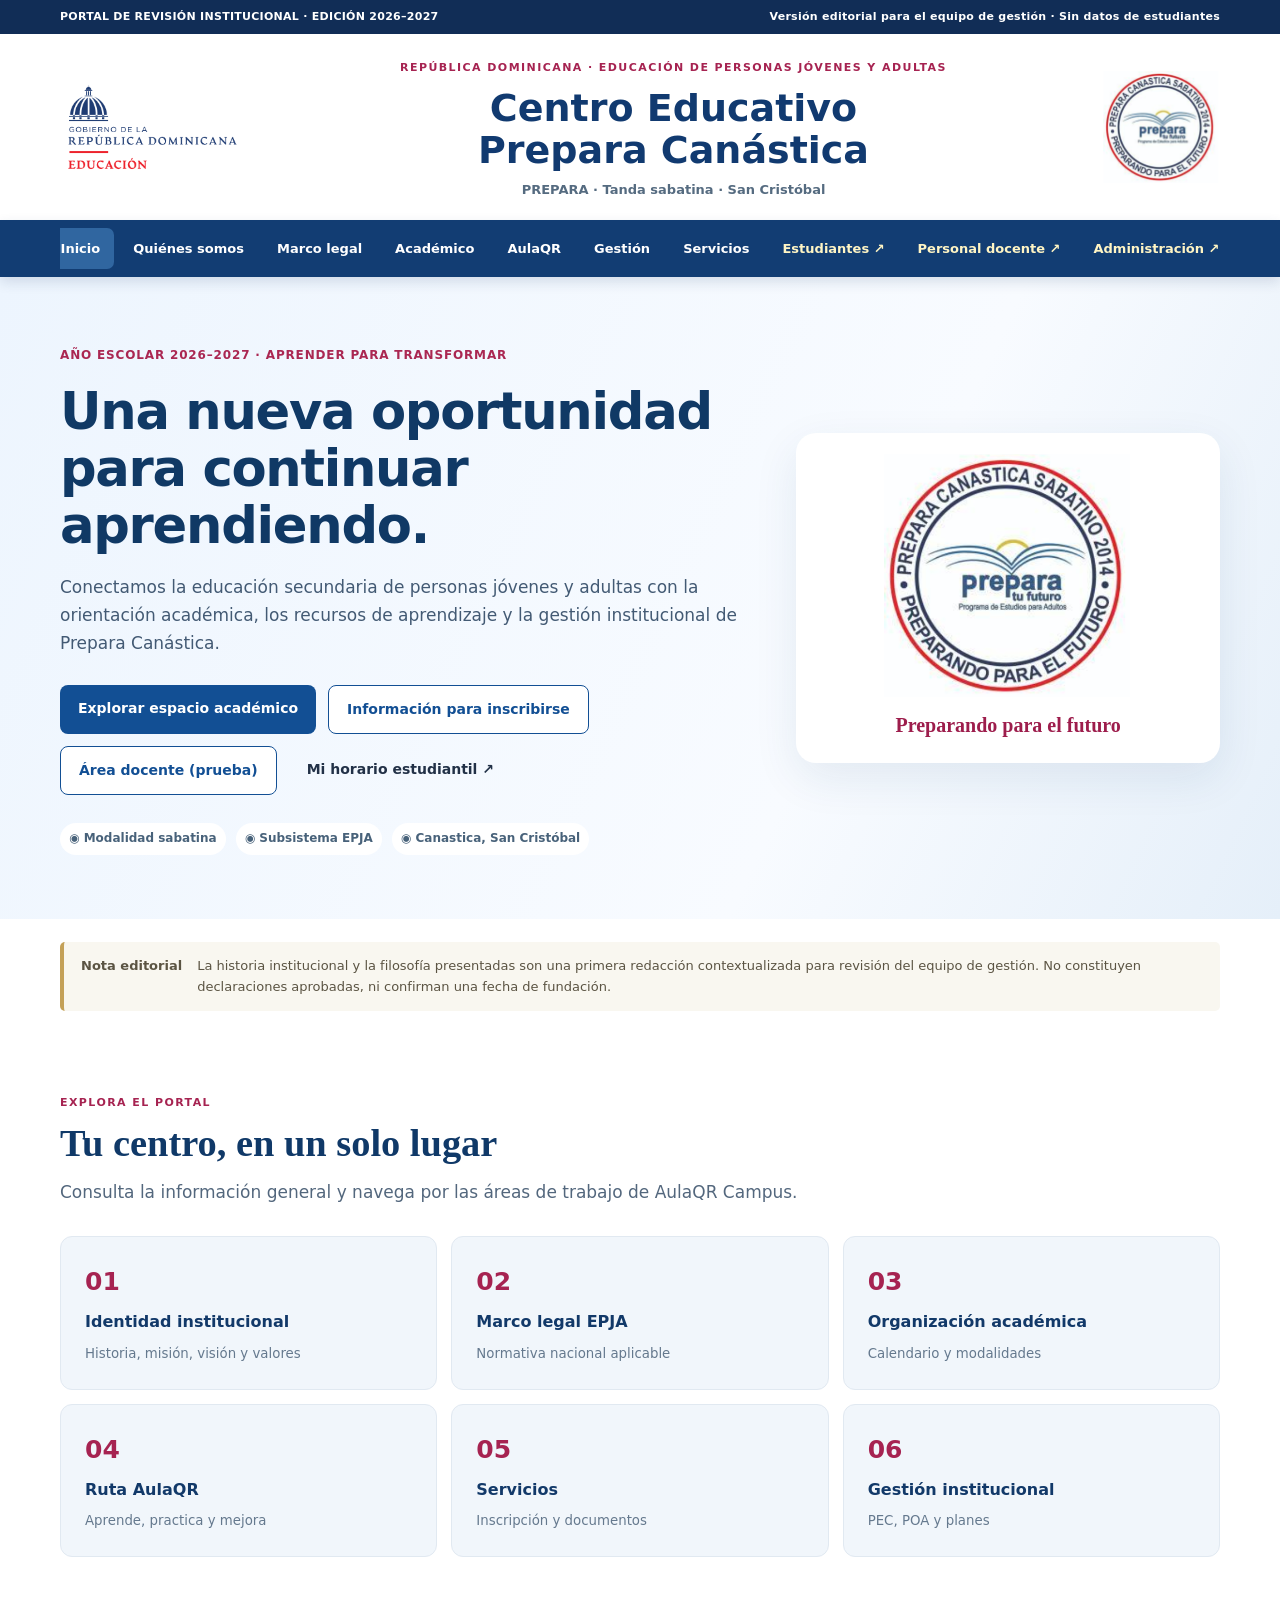
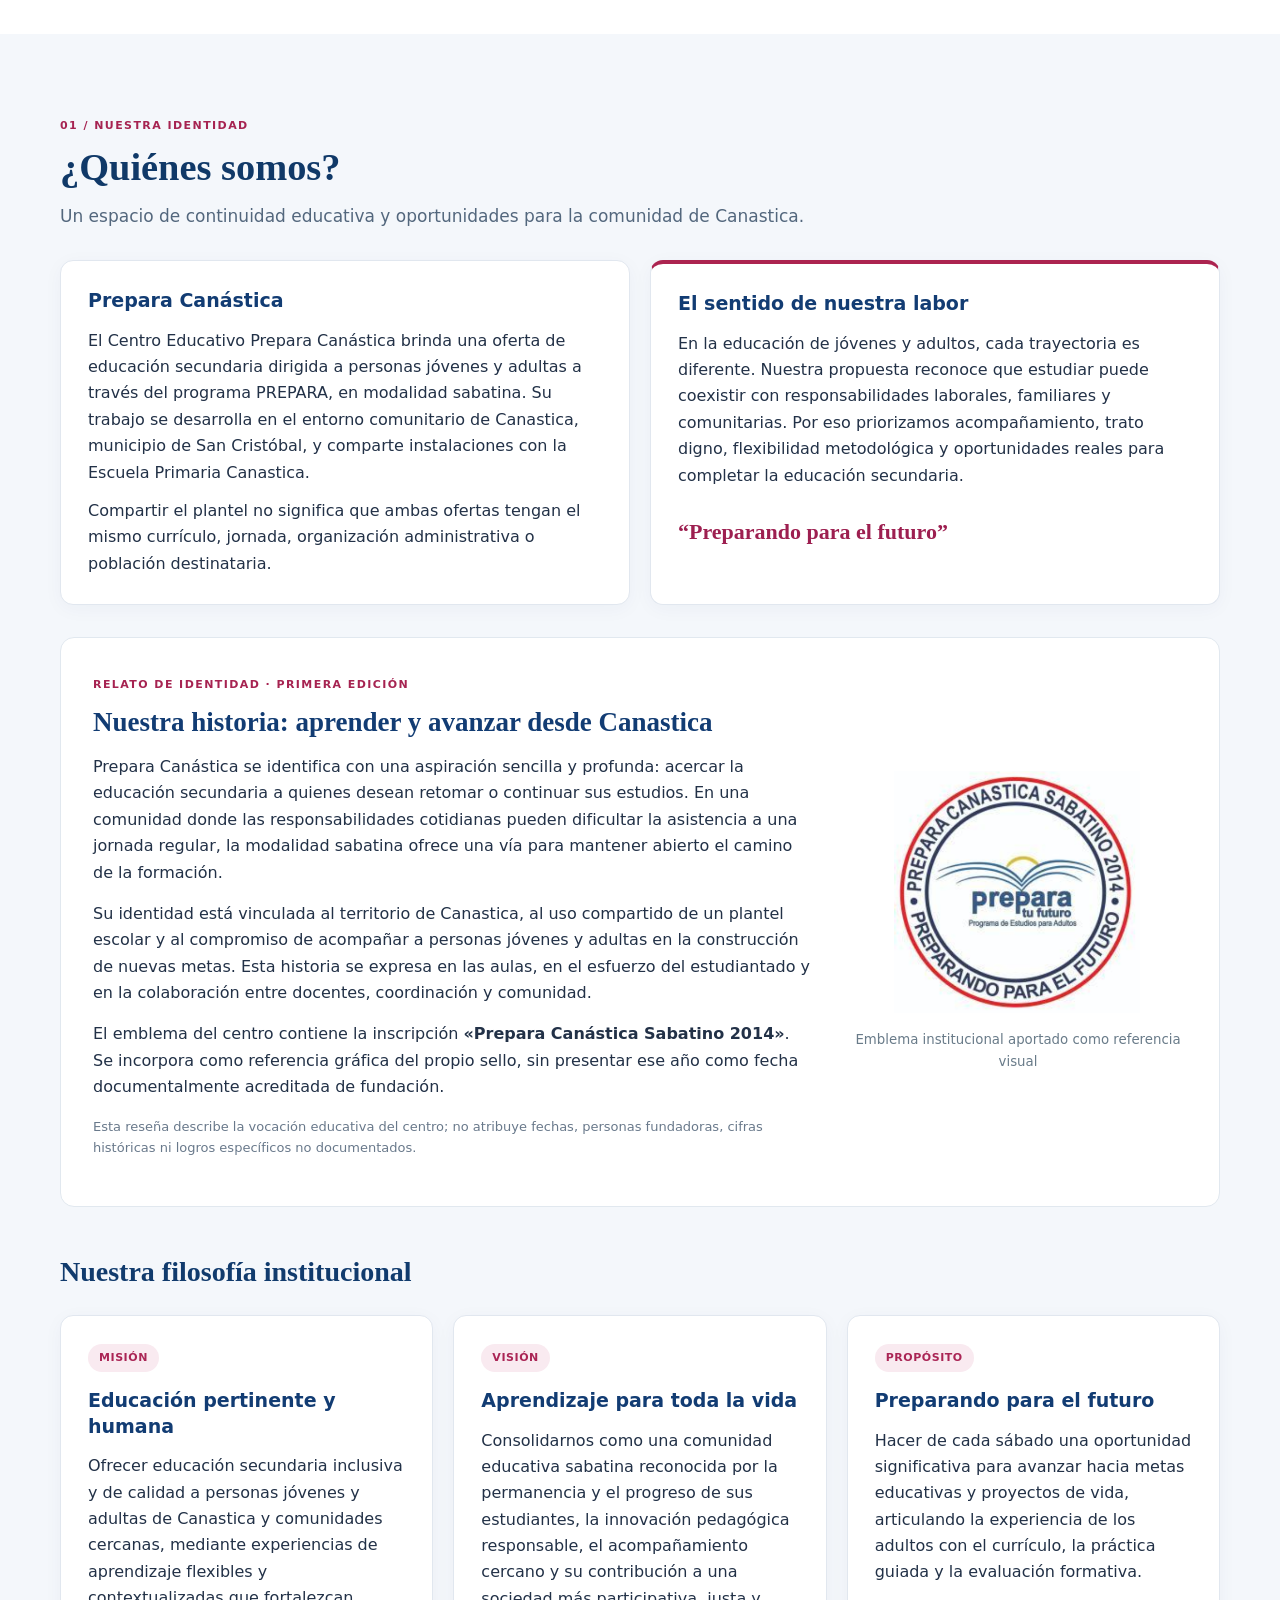
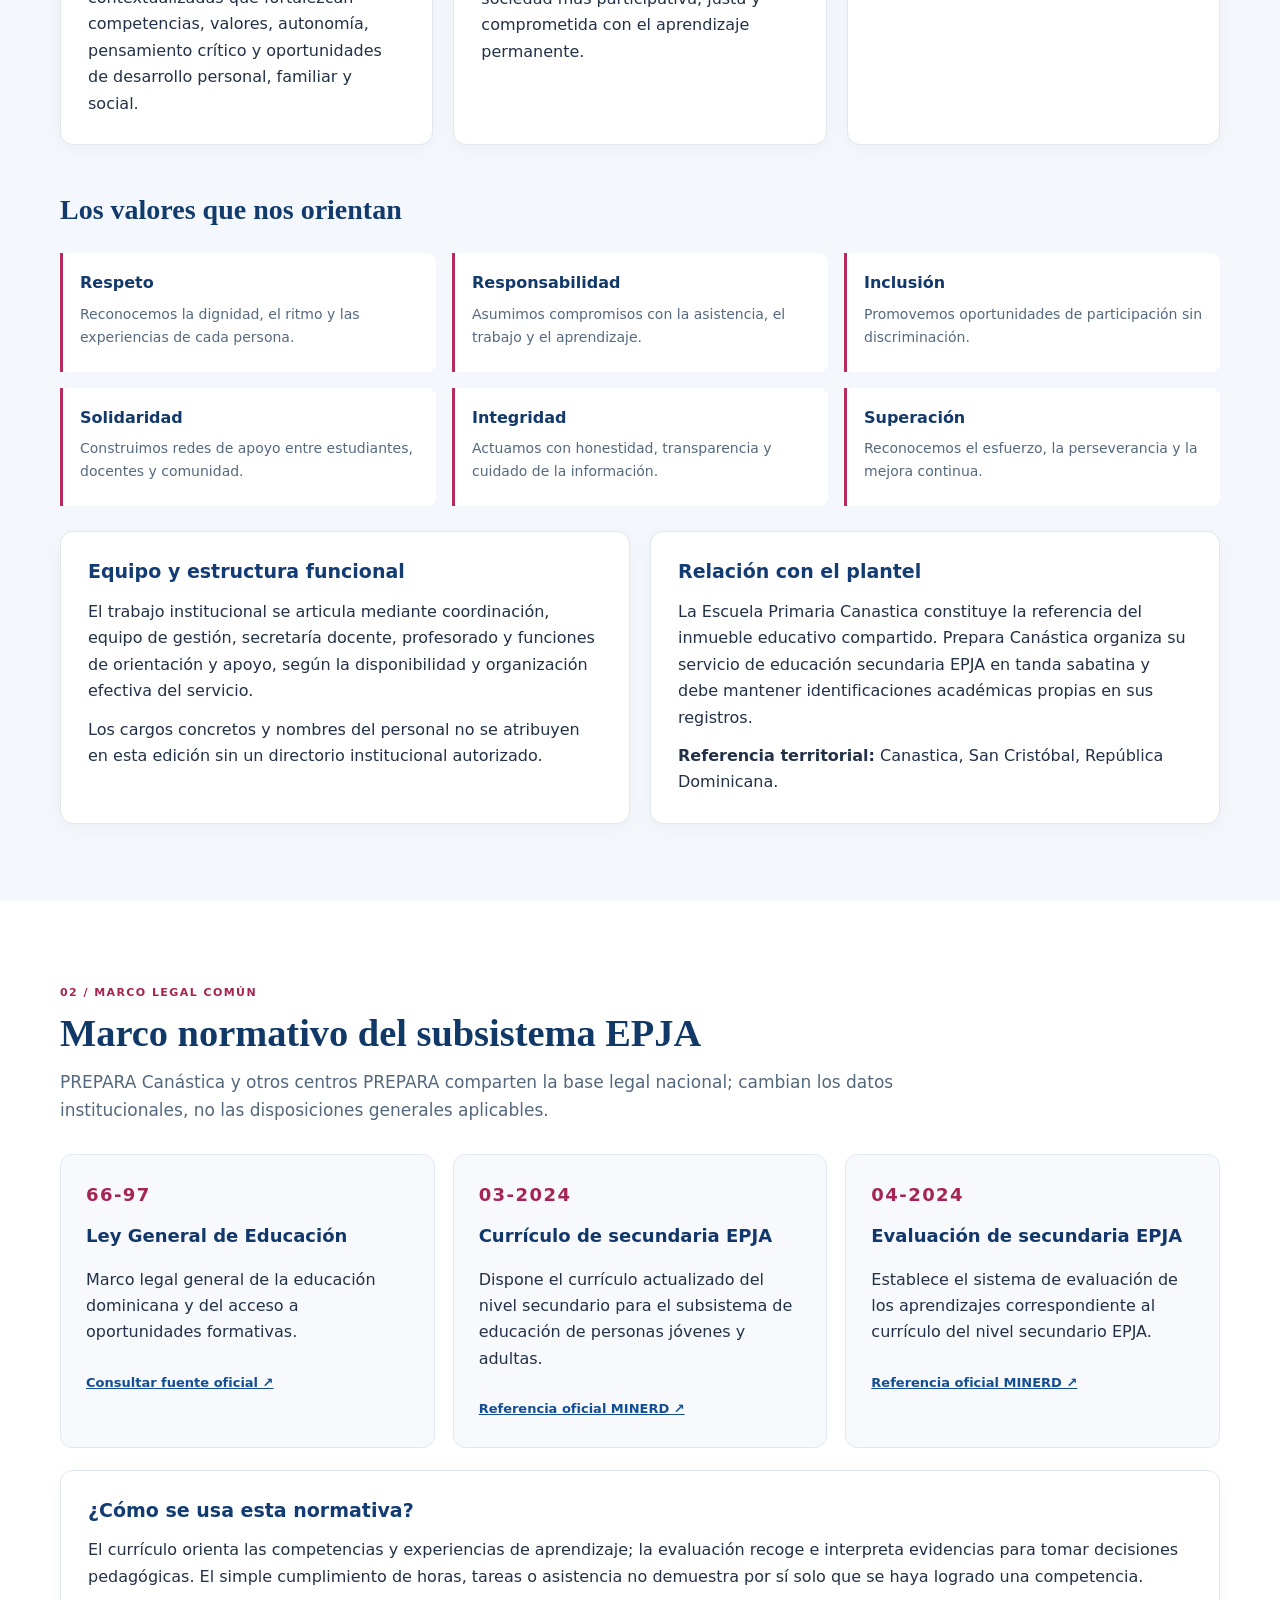
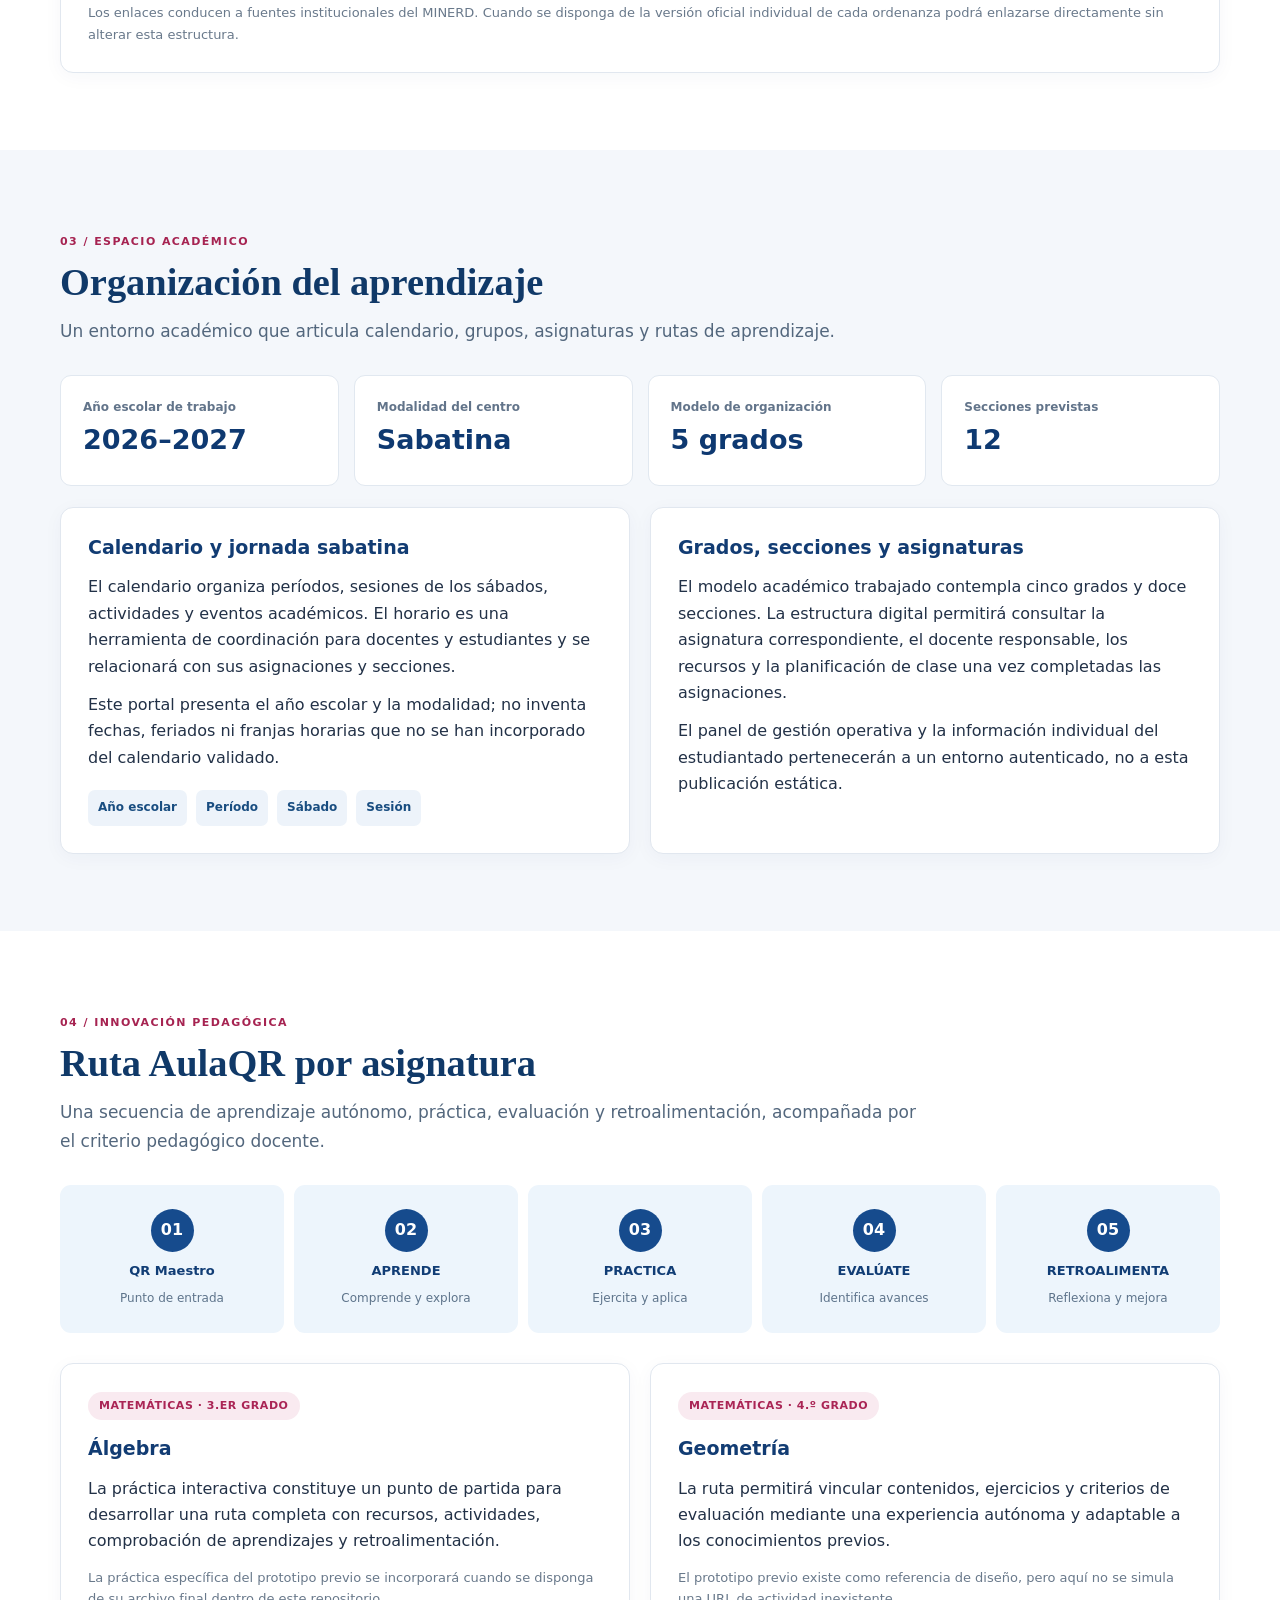
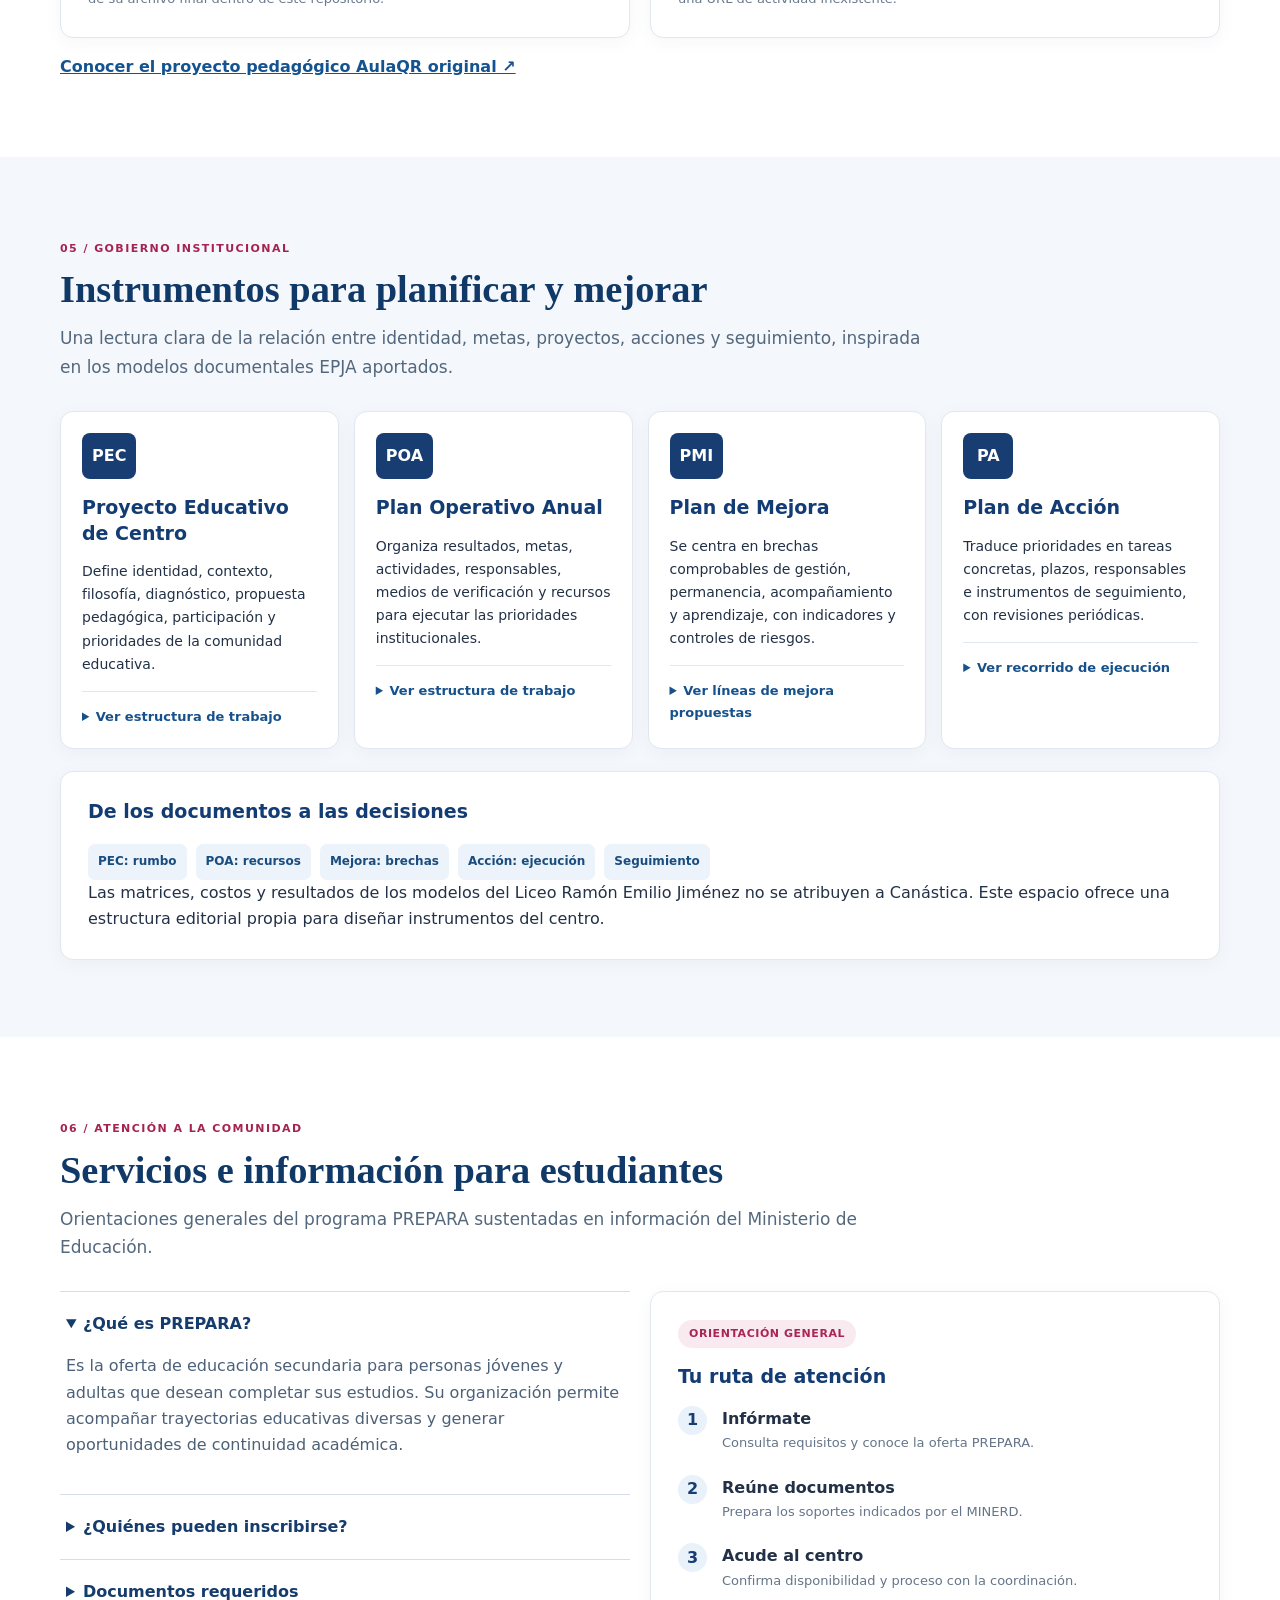
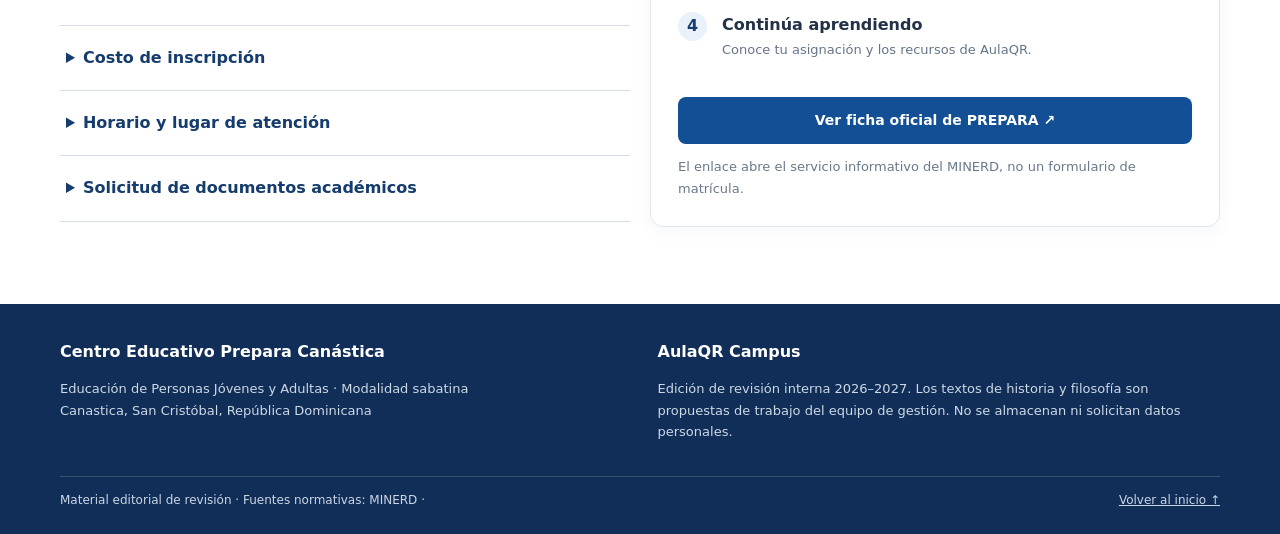
<file: index.html>
<!doctype html><html lang="es"><head><meta charset="utf-8"><meta name="viewport" content="width=device-width,initial-scale=1"><meta name="theme-color" content="#173966"><meta name="description" content="Portal del Centro Educativo Prepara Canástica. Educación secundaria de personas jóvenes y adultas, modalidad sabatina, San Cristóbal."><title>Centro Educativo Prepara Canástica | AulaQR Campus</title><link rel="stylesheet" href="assets/styles.css"></head><body>
<a class="skip" href="#principal">Saltar al contenido</a>
<div class="notice"><span>PORTAL DE REVISIÓN INSTITUCIONAL · EDICIÓN 2026–2027</span><span>Versión editorial para el equipo de gestión · Sin datos de estudiantes</span></div>
<header class="masthead"><div class="brand wrap"><img class="minerd" src="assets/minerd.png" alt="Logotipo del Ministerio de Educación"><div class="brandcenter"><span class="kicker">República Dominicana · Educación de Personas Jóvenes y Adultas</span><h1>Centro Educativo<br>Prepara Canástica</h1><p>PREPARA · Tanda sabatina · San Cristóbal</p></div><img class="seal" src="assets/logo-canastica.png" alt="Emblema Prepara Canástica Sabatino"></div></header>
<nav class="nav" aria-label="Navegación principal"><div class="navinner wrap"><a href="#inicio">Inicio</a><a href="#nosotros">Quiénes somos</a><a href="#normativa">Marco legal</a><a href="#academico">Académico</a><a href="#aulaqr">AulaQR</a><a href="#gestion">Gestión</a><a href="#servicios">Servicios</a><a href="estudiantes/" class="docente-nav">Estudiantes ↗</a><a href="personal-docente/" class="docente-nav">Personal docente ↗</a><a href="administracion/" class="docente-nav">Administración ↗</a></div></nav>
<main id="principal">
<section id="inicio" class="hero"><div class="wrap hero-grid"><div><span class="eyebrow">Año escolar 2026–2027 · Aprender para transformar</span><h2>Una nueva oportunidad para continuar aprendiendo.</h2><p>Conectamos la educación secundaria de personas jóvenes y adultas con la orientación académica, los recursos de aprendizaje y la gestión institucional de Prepara Canástica.</p><div class="buttons"><a class="btn solid" href="#academico">Explorar espacio académico</a><a class="btn line" href="#servicios">Información para inscribirse</a><a class="btn line" href="personal-docente/">Área docente (prueba)</a><a class="btn outline" href="estudiantes/">Mi horario estudiantil ↗</a></div><div class="herofacts"><span>◉ Modalidad sabatina</span><span>◉ Subsistema EPJA</span><span>◉ Canastica, San Cristóbal</span></div></div><div class="herofigure"><img src="assets/logo-canastica.png" alt="Sello de Prepara Canástica con el lema Preparando para el futuro"><span>Preparando para el futuro</span></div></div></section>
<div class="editor-note wrap"><strong>Nota editorial</strong><span>La historia institucional y la filosofía presentadas son una primera redacción contextualizada para revisión del equipo de gestión. No constituyen declaraciones aprobadas, ni confirman una fecha de fundación.</span></div>
<section class="wrap section" aria-labelledby="atajos"><div class="section-title"><span class="kicker">Explora el portal</span><h2 id="atajos">Tu centro, en un solo lugar</h2><p>Consulta la información general y navega por las áreas de trabajo de AulaQR Campus.</p></div><div class="quick"><a href="#nosotros"><span>01</span><b>Identidad institucional</b><small>Historia, misión, visión y valores</small></a><a href="#normativa"><span>02</span><b>Marco legal EPJA</b><small>Normativa nacional aplicable</small></a><a href="#academico"><span>03</span><b>Organización académica</b><small>Calendario y modalidades</small></a><a href="#aulaqr"><span>04</span><b>Ruta AulaQR</b><small>Aprende, practica y mejora</small></a><a href="#servicios"><span>05</span><b>Servicios</b><small>Inscripción y documentos</small></a><a href="#gestion"><span>06</span><b>Gestión institucional</b><small>PEC, POA y planes</small></a></div></section>
<section class="shade" id="nosotros"><div class="wrap section"><div class="section-title"><span class="kicker">01 / Nuestra identidad</span><h2>¿Quiénes somos?</h2><p>Un espacio de continuidad educativa y oportunidades para la comunidad de Canastica.</p></div><div class="two"><article class="panel"><h3>Prepara Canástica</h3><p>El Centro Educativo Prepara Canástica brinda una oferta de educación secundaria dirigida a personas jóvenes y adultas a través del programa PREPARA, en modalidad sabatina. Su trabajo se desarrolla en el entorno comunitario de Canastica, municipio de San Cristóbal, y comparte instalaciones con la Escuela Primaria Canastica.</p><p>Compartir el plantel no significa que ambas ofertas tengan el mismo currículo, jornada, organización administrativa o población destinataria.</p></article><article class="panel accent"><h3>El sentido de nuestra labor</h3><p>En la educación de jóvenes y adultos, cada trayectoria es diferente. Nuestra propuesta reconoce que estudiar puede coexistir con responsabilidades laborales, familiares y comunitarias. Por eso priorizamos acompañamiento, trato digno, flexibilidad metodológica y oportunidades reales para completar la educación secundaria.</p><div class="quotation">“Preparando para el futuro”</div></article></div>
<div class="story"><div><span class="kicker">Relato de identidad · primera edición</span><h3>Nuestra historia: aprender y avanzar desde Canastica</h3><p>Prepara Canástica se identifica con una aspiración sencilla y profunda: acercar la educación secundaria a quienes desean retomar o continuar sus estudios. En una comunidad donde las responsabilidades cotidianas pueden dificultar la asistencia a una jornada regular, la modalidad sabatina ofrece una vía para mantener abierto el camino de la formación.</p><p>Su identidad está vinculada al territorio de Canastica, al uso compartido de un plantel escolar y al compromiso de acompañar a personas jóvenes y adultas en la construcción de nuevas metas. Esta historia se expresa en las aulas, en el esfuerzo del estudiantado y en la colaboración entre docentes, coordinación y comunidad.</p><p>El emblema del centro contiene la inscripción <strong>«Prepara Canástica Sabatino 2014»</strong>. Se incorpora como referencia gráfica del propio sello, sin presentar ese año como fecha documentalmente acreditada de fundación.</p><p class="softtext">Esta reseña describe la vocación educativa del centro; no atribuye fechas, personas fundadoras, cifras históricas ni logros específicos no documentados.</p></div><div class="sealbox"><img src="assets/logo-canastica.png" alt="Emblema de Prepara Canástica"><small>Emblema institucional aportado como referencia visual</small></div></div>
<h3 class="subheading">Nuestra filosofía institucional</h3><div class="three"><article class="panel"><span class="tag">Misión</span><h3>Educación pertinente y humana</h3><p>Ofrecer educación secundaria inclusiva y de calidad a personas jóvenes y adultas de Canastica y comunidades cercanas, mediante experiencias de aprendizaje flexibles y contextualizadas que fortalezcan competencias, valores, autonomía, pensamiento crítico y oportunidades de desarrollo personal, familiar y social.</p></article><article class="panel"><span class="tag">Visión</span><h3>Aprendizaje para toda la vida</h3><p>Consolidarnos como una comunidad educativa sabatina reconocida por la permanencia y el progreso de sus estudiantes, la innovación pedagógica responsable, el acompañamiento cercano y su contribución a una sociedad más participativa, justa y comprometida con el aprendizaje permanente.</p></article><article class="panel"><span class="tag">Propósito</span><h3>Preparando para el futuro</h3><p>Hacer de cada sábado una oportunidad significativa para avanzar hacia metas educativas y proyectos de vida, articulando la experiencia de los adultos con el currículo, la práctica guiada y la evaluación formativa.</p></article></div>
<h3 class="subheading">Los valores que nos orientan</h3><div class="values"><article><b>Respeto</b><p>Reconocemos la dignidad, el ritmo y las experiencias de cada persona.</p></article><article><b>Responsabilidad</b><p>Asumimos compromisos con la asistencia, el trabajo y el aprendizaje.</p></article><article><b>Inclusión</b><p>Promovemos oportunidades de participación sin discriminación.</p></article><article><b>Solidaridad</b><p>Construimos redes de apoyo entre estudiantes, docentes y comunidad.</p></article><article><b>Integridad</b><p>Actuamos con honestidad, transparencia y cuidado de la información.</p></article><article><b>Superación</b><p>Reconocemos el esfuerzo, la perseverancia y la mejora continua.</p></article></div>
<div class="two smaller"><article class="panel"><h3>Equipo y estructura funcional</h3><p>El trabajo institucional se articula mediante coordinación, equipo de gestión, secretaría docente, profesorado y funciones de orientación y apoyo, según la disponibilidad y organización efectiva del servicio.</p><p>Los cargos concretos y nombres del personal no se atribuyen en esta edición sin un directorio institucional autorizado.</p></article><article class="panel"><h3>Relación con el plantel</h3><p>La Escuela Primaria Canastica constituye la referencia del inmueble educativo compartido. Prepara Canástica organiza su servicio de educación secundaria EPJA en tanda sabatina y debe mantener identificaciones académicas propias en sus registros.</p><p><strong>Referencia territorial:</strong> Canastica, San Cristóbal, República Dominicana.</p></article></div></div></section>
<section class="wrap section" id="normativa"><div class="section-title"><span class="kicker">02 / Marco legal común</span><h2>Marco normativo del subsistema EPJA</h2><p>PREPARA Canástica y otros centros PREPARA comparten la base legal nacional; cambian los datos institucionales, no las disposiciones generales aplicables.</p></div><div class="legal-grid"><article class="reg"><div class="regnum">66-97</div><h3>Ley General de Educación</h3><p>Marco legal general de la educación dominicana y del acceso a oportunidades formativas.</p><a target="_blank" rel="noopener noreferrer" href="https://minerd.gob.do/transparencia/base-legal-de-la-institucion/leyes/listados">Consultar fuente oficial ↗</a></article><article class="reg"><div class="regnum">03-2024</div><h3>Currículo de secundaria EPJA</h3><p>Dispone el currículo actualizado del nivel secundario para el subsistema de educación de personas jóvenes y adultas.</p><a target="_blank" rel="noopener noreferrer" href="https://www.minerd.gob.do/transparencia/file/descarga?category=plan-estrategico-institucional-pei&amp;fileExt=pdf&amp;fileName=1AO-memoria-institucional-minerd-2024-v20pdf.pdf&amp;fileNombre=Memoria+Institucional+Minerd+2024+-+V2.0.pdf">Referencia oficial MINERD ↗</a></article><article class="reg"><div class="regnum">04-2024</div><h3>Evaluación de secundaria EPJA</h3><p>Establece el sistema de evaluación de los aprendizajes correspondiente al currículo del nivel secundario EPJA.</p><a target="_blank" rel="noopener noreferrer" href="https://www.minerd.gob.do/transparencia/file/descarga?category=plan-estrategico-institucional-pei&amp;fileExt=pdf&amp;fileName=1AO-memoria-institucional-minerd-2024-v20pdf.pdf&amp;fileNombre=Memoria+Institucional+Minerd+2024+-+V2.0.pdf">Referencia oficial MINERD ↗</a></article></div><div class="panel"><h3>¿Cómo se usa esta normativa?</h3><p>El currículo orienta las competencias y experiencias de aprendizaje; la evaluación recoge e interpreta evidencias para tomar decisiones pedagógicas. El simple cumplimiento de horas, tareas o asistencia no demuestra por sí solo que se haya logrado una competencia.</p><p class="softtext">Los enlaces conducen a fuentes institucionales del MINERD. Cuando se disponga de la versión oficial individual de cada ordenanza podrá enlazarse directamente sin alterar esta estructura.</p></div></section>
<section class="shade" id="academico"><div class="wrap section"><div class="section-title"><span class="kicker">03 / Espacio académico</span><h2>Organización del aprendizaje</h2><p>Un entorno académico que articula calendario, grupos, asignaturas y rutas de aprendizaje.</p></div><div class="metrics"><article><small>Año escolar de trabajo</small><strong>2026–2027</strong></article><article><small>Modalidad del centro</small><strong>Sabatina</strong></article><article><small>Modelo de organización</small><strong>5 grados</strong></article><article><small>Secciones previstas</small><strong>12</strong></article></div><div class="two"><article class="panel"><h3>Calendario y jornada sabatina</h3><p>El calendario organiza períodos, sesiones de los sábados, actividades y eventos académicos. El horario es una herramienta de coordinación para docentes y estudiantes y se relacionará con sus asignaciones y secciones.</p><p>Este portal presenta el año escolar y la modalidad; no inventa fechas, feriados ni franjas horarias que no se han incorporado del calendario validado.</p><div class="mini-flow"><span>Año escolar</span><span>Período</span><span>Sábado</span><span>Sesión</span></div></article><article class="panel"><h3>Grados, secciones y asignaturas</h3><p>El modelo académico trabajado contempla cinco grados y doce secciones. La estructura digital permitirá consultar la asignatura correspondiente, el docente responsable, los recursos y la planificación de clase una vez completadas las asignaciones.</p><p>El panel de gestión operativa y la información individual del estudiantado pertenecerán a un entorno autenticado, no a esta publicación estática.</p></article></div></div></section>
<section class="wrap section" id="aulaqr"><div class="section-title"><span class="kicker">04 / Innovación pedagógica</span><h2>Ruta AulaQR por asignatura</h2><p>Una secuencia de aprendizaje autónomo, práctica, evaluación y retroalimentación, acompañada por el criterio pedagógico docente.</p></div><div class="journey"><div><span>01</span><b>QR Maestro</b><small>Punto de entrada</small></div><div><span>02</span><b>APRENDE</b><small>Comprende y explora</small></div><div><span>03</span><b>PRACTICA</b><small>Ejercita y aplica</small></div><div><span>04</span><b>EVALÚATE</b><small>Identifica avances</small></div><div><span>05</span><b>RETROALIMENTA</b><small>Reflexiona y mejora</small></div></div><div class="two"><article class="panel"><span class="tag">Matemáticas · 3.er grado</span><h3>Álgebra</h3><p>La práctica interactiva constituye un punto de partida para desarrollar una ruta completa con recursos, actividades, comprobación de aprendizajes y retroalimentación.</p><p class="softtext">La práctica específica del prototipo previo se incorporará cuando se disponga de su archivo final dentro de este repositorio.</p></article><article class="panel"><span class="tag">Matemáticas · 4.º grado</span><h3>Geometría</h3><p>La ruta permitirá vincular contenidos, ejercicios y criterios de evaluación mediante una experiencia autónoma y adaptable a los conocimientos previos.</p><p class="softtext">El prototipo previo existe como referencia de diseño, pero aquí no se simula una URL de actividad inexistente.</p></article></div><a class="textlink" href="https://ezequiel-cdo.github.io/aula-qr/" target="_blank" rel="noopener noreferrer">Conocer el proyecto pedagógico AulaQR original ↗</a></section>
<section class="shade" id="gestion"><div class="wrap section"><div class="section-title"><span class="kicker">05 / Gobierno institucional</span><h2>Instrumentos para planificar y mejorar</h2><p>Una lectura clara de la relación entre identidad, metas, proyectos, acciones y seguimiento, inspirada en los modelos documentales EPJA aportados.</p></div><div class="docs"><article class="panel"><div class="docicon">PEC</div><h3>Proyecto Educativo de Centro</h3><p>Define identidad, contexto, filosofía, diagnóstico, propuesta pedagógica, participación y prioridades de la comunidad educativa.</p><details><summary>Ver estructura de trabajo</summary><p>Presentación · Marco estratégico · Contexto de Canastica · FODA del servicio · Organización · Propuesta curricular y pedagógica · Participación · Evaluación del PEC.</p></details></article><article class="panel"><div class="docicon">POA</div><h3>Plan Operativo Anual</h3><p>Organiza resultados, metas, actividades, responsables, medios de verificación y recursos para ejecutar las prioridades institucionales.</p><details><summary>Ver estructura de trabajo</summary><p>Eje estratégico · Resultado · Indicador · Línea base · Meta · Actividad · Cronograma · Presupuesto · Responsable · Evidencia.</p></details></article><article class="panel"><div class="docicon">PMI</div><h3>Plan de Mejora</h3><p>Se centra en brechas comprobables de gestión, permanencia, acompañamiento y aprendizaje, con indicadores y controles de riesgos.</p><details><summary>Ver líneas de mejora propuestas</summary><p>Permanencia estudiantil · Gestión documental · Planificación y evaluación · Acompañamiento pedagógico · Accesibilidad de recursos · Uso responsable de tecnología.</p></details></article><article class="panel"><div class="docicon">PA</div><h3>Plan de Acción</h3><p>Traduce prioridades en tareas concretas, plazos, responsables e instrumentos de seguimiento, con revisiones periódicas.</p><details><summary>Ver recorrido de ejecución</summary><p>Necesidad identificada → Acción priorizada → Responsable → Fecha prevista → Evidencia → Revisión → Ajuste.</p></details></article></div><div class="panel governance"><h3>De los documentos a las decisiones</h3><div class="mini-flow"><span>PEC: rumbo</span><span>POA: recursos</span><span>Mejora: brechas</span><span>Acción: ejecución</span><span>Seguimiento</span></div><p>Las matrices, costos y resultados de los modelos del Liceo Ramón Emilio Jiménez no se atribuyen a Canástica. Este espacio ofrece una estructura editorial propia para diseñar instrumentos del centro.</p></div></div></section>
<section class="wrap section" id="servicios"><div class="section-title"><span class="kicker">06 / Atención a la comunidad</span><h2>Servicios e información para estudiantes</h2><p>Orientaciones generales del programa PREPARA sustentadas en información del Ministerio de Educación.</p></div><div class="two"><div class="accordions"><details open><summary>¿Qué es PREPARA?</summary><p>Es la oferta de educación secundaria para personas jóvenes y adultas que desean completar sus estudios. Su organización permite acompañar trayectorias educativas diversas y generar oportunidades de continuidad académica.</p></details><details><summary>¿Quiénes pueden inscribirse?</summary><p>El servicio está dirigido en general a personas de 17 años o más que no hayan completado la secundaria. El MINERD contempla situaciones especiales para personas de 15 o 16 años conforme a resolución aplicable.</p></details><details><summary>Documentos requeridos</summary><ul><li>Certificación de aprobación del nivel primario, educación básica de adultos o equivalente.</li><li>Récord de notas firmado, cuando corresponda al nivel de ingreso.</li><li>Acta de nacimiento original.</li><li>Dos fotografías recientes 2 × 2.</li><li>Copia de cédula de identidad y electoral, conforme corresponda.</li></ul><p>El centro puede orientar sobre situaciones particulares y verificación documental.</p></details><details><summary>Costo de inscripción</summary><p><strong>Gratuito.</strong> Según la ficha de servicio PREPARA publicada por el MINERD.</p></details><details><summary>Horario y lugar de atención</summary><p>Prepara Canástica opera en <strong>modalidad sabatina</strong> en el plantel compartido con Escuela Primaria Canastica, en Canastica, San Cristóbal. La hora precisa de atención administrativa se comunicará por los canales internos del centro; no debe confundirse con el horario de oficinas centrales del MINERD.</p></details><details><summary>Solicitud de documentos académicos</summary><p>La solicitud y emisión de documentos debe canalizarse por la instancia administrativa competente. No se recogen datos personales mediante este portal. El futuro flujo digital considerará verificación de identidad, registro seguro, seguimiento y entrega autorizada.</p></details></div><aside class="panel service-side"><span class="tag">Orientación general</span><h3>Tu ruta de atención</h3><ol class="numbered"><li><b>Infórmate</b><span>Consulta requisitos y conoce la oferta PREPARA.</span></li><li><b>Reúne documentos</b><span>Prepara los soportes indicados por el MINERD.</span></li><li><b>Acude al centro</b><span>Confirma disponibilidad y proceso con la coordinación.</span></li><li><b>Continúa aprendiendo</b><span>Conoce tu asignación y los recursos de AulaQR.</span></li></ol><a class="btn solid" href="https://minerd.gob.do/servicios/padres-y-alumnos/prepara-educacion-secundaria-de-personas-jovenes-y-adultas" target="_blank" rel="noopener noreferrer">Ver ficha oficial de PREPARA ↗</a><p class="softtext">El enlace abre el servicio informativo del MINERD, no un formulario de matrícula.</p></aside></div></section>
</main><footer><div class="wrap footgrid"><div><strong>Centro Educativo Prepara Canástica</strong><p>Educación de Personas Jóvenes y Adultas · Modalidad sabatina<br>Canastica, San Cristóbal, República Dominicana</p></div><div><strong>AulaQR Campus</strong><p>Edición de revisión interna 2026–2027. Los textos de historia y filosofía son propuestas de trabajo del equipo de gestión. No se almacenan ni solicitan datos personales.</p></div></div><div class="wrap bottom">Material editorial de revisión · Fuentes normativas: MINERD · <a href="#inicio">Volver al inicio ↑</a></div></footer><script src="assets/app.js"></script></body></html>
</file>
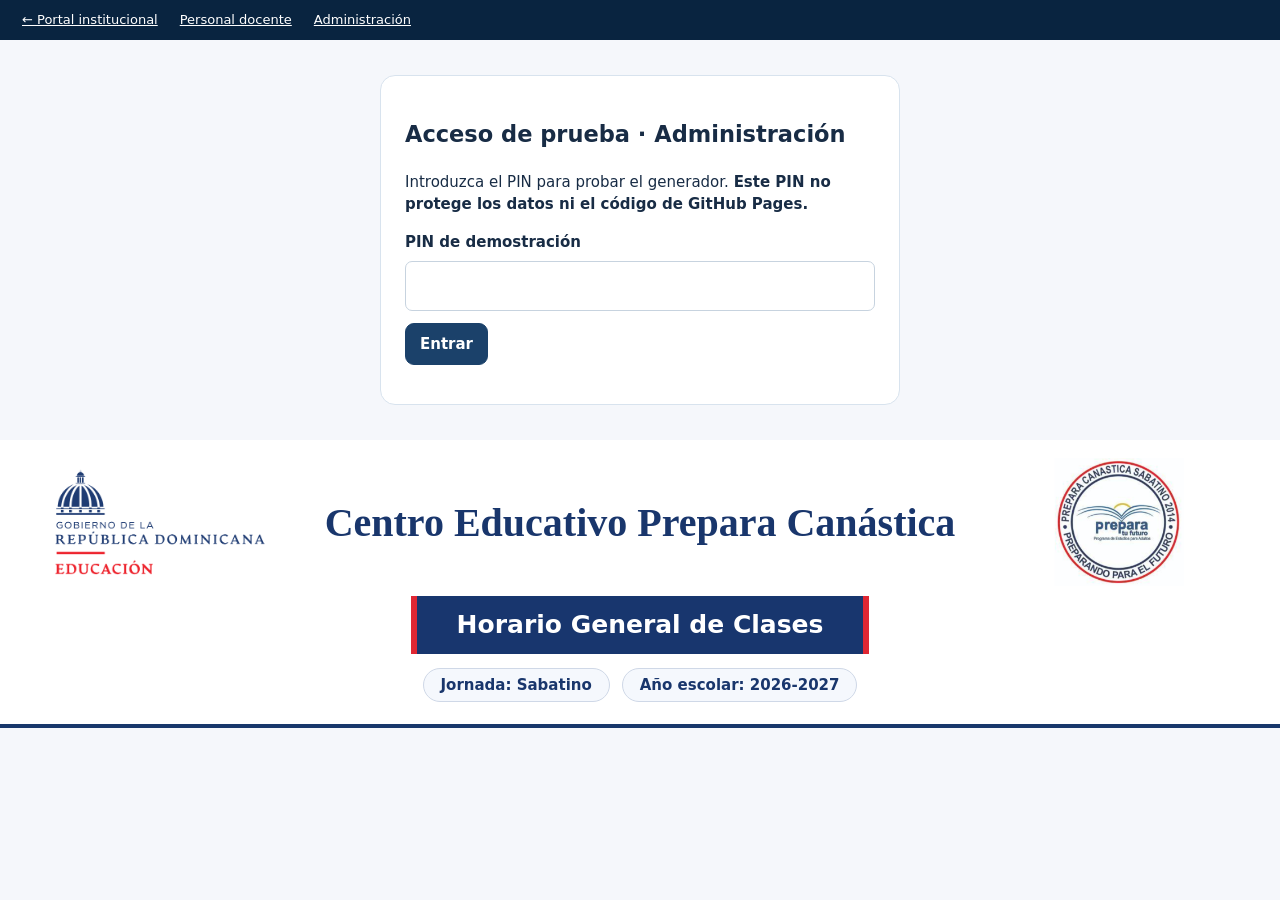
<file: administracion/index.html>
<!DOCTYPE html>

<html lang="es"><head><meta charset="utf-8"/><meta content="width=device-width,initial-scale=1" name="viewport"/><title>H-01 | Horario · Canástica</title>
<style>
:root{--navy:#112947;--nav2:#1b416a;--sky:#eff7ff;--bg:#f5f7fb;--ink:#182c45;--muted:#62738a;--border:#e1e7ef;--green:#00876c;--orange:#a86612;--red:#ab4646;--purple:#694b9c}*{box-sizing:border-box}body{margin:0;background:var(--bg);font:15px/1.5 system-ui,-apple-system,Segoe UI,Arial,sans-serif;color:var(--ink)}button,select,input{font:inherit}button{cursor:pointer}.top{background:var(--navy);color:white;padding:22px max(22px,calc((100vw - 1420px)/2));display:flex;align-items:center;justify-content:space-between;gap:20px}.logo{font-size:27px;font-weight:800;letter-spacing:-.7px}.logo b{color:#75d8c6}.top small{display:block;color:#b9ccde;font-size:13px}.label{border:1px solid #708ca8;border-radius:30px;padding:7px 12px;font-size:12px;white-space:nowrap;color:#dce7f2}.shell{max-width:1420px;margin:auto;padding:27px 22px 48px}.heading{display:flex;align-items:flex-start;justify-content:space-between;gap:15px;flex-wrap:wrap}.heading h1{margin:0;font-size:25px;letter-spacing:-.5px}.sub{margin:5px 0 0;color:var(--muted)}.btn{border:1px solid #cbd7e3;padding:9px 14px;background:white;color:var(--nav2);border-radius:9px;font-weight:650}.btn.primary{background:var(--nav2);color:white;border-color:var(--nav2)}.btn:hover{filter:brightness(.96)}.buttons{display:flex;gap:8px;flex-wrap:wrap}.metrics{display:grid;grid-template-columns:repeat(4,minmax(0,1fr));gap:14px;margin:24px 0}.metric{background:white;border:1px solid var(--border);border-radius:15px;padding:17px 20px}.metric strong{display:block;font-size:29px;line-height:1.2}.metric span{font-size:13px;color:var(--muted)}.panel{border:1px solid var(--border);background:white;border-radius:15px;overflow:hidden;margin-bottom:18px}.panel-title{padding:17px 19px;border-bottom:1px solid var(--border);display:flex;align-items:center;justify-content:space-between;gap:12px;flex-wrap:wrap}.panel-title h2{font-size:17px;margin:0}.filter{display:grid;grid-template-columns:1.1fr 1fr 1fr 1fr 1.5fr;gap:12px;padding:16px 19px;align-items:end}.field{display:flex;flex-direction:column;gap:5px;font-size:12px;font-weight:700;color:#56677e}.field select,.field input{width:100%;height:41px;border:1px solid #d1dce8;border-radius:9px;padding:7px 11px;background:white;color:var(--ink);font-weight:450;font-size:14px}.tabs{display:flex;gap:7px;padding:13px 19px;border-bottom:1px solid var(--border);flex-wrap:wrap}.tab{border:0;background:transparent;border-radius:8px;padding:9px 13px;font-size:14px;font-weight:650;color:#5c6c82}.tab.active{background:#e9f2fd;color:#19456f}.workspace{padding:20px}.muted{color:var(--muted)}.notice{border-left:4px solid #d9a044;background:#fff8eb;padding:12px 15px;border-radius:6px;margin-bottom:16px;color:#795319;font-size:13px}.gridwrap{overflow:auto;border:1px solid var(--border);border-radius:12px}table{border-collapse:collapse;width:100%;font-size:13px}th{text-align:left;background:#edf2f8;color:#455c75;font-weight:750;padding:12px;border-bottom:1px solid #dce5ee;white-space:nowrap}td{padding:10px 12px;border-bottom:1px solid #e9edf2;vertical-align:top}tbody tr:last-child td{border-bottom:0}tbody tr:hover{background:#f9fbff}.matrix{min-width:980px;table-layout:fixed}.matrix th:first-child{width:132px}.matrix td{border-right:1px solid #edf0f6;min-height:85px}.matrix td:first-child{background:#f7f9fc;font-weight:700;color:#4b637e}.course{display:block;text-align:left;width:100%;padding:9px 10px;border-radius:9px;border:1px solid #d6e5f4;background:#eff6ff;color:#153758;margin:2px 0;min-height:67px}.course strong,.course small{display:block}.course strong{font-size:12px;line-height:1.3}.course small{font-size:11px;color:#516b86;margin-top:6px}.course.flag{background:#fff6e8;border-color:#f0d1a5}.course.pending{background:#f9f0fd;border-color:#ddc6ec}.course:focus{outline:3px solid #80b7ee}.empty{color:#9badbc}.chip{display:inline-flex;align-items:center;border-radius:20px;padding:2px 8px;background:#f0f4f9;color:#536781;font-size:11px;white-space:nowrap}.chip.orange{background:#fff2dc;color:#8c5d18}.chip.purple{background:#f1eaf8;color:var(--purple)}.rowcards{display:grid;grid-template-columns:repeat(2,minmax(0,1fr));gap:12px}.rowcard{border:1px solid var(--border);border-radius:12px;padding:14px}.rowcard h3{font-size:15px;margin:0 0 6px}.rowcard p{font-size:13px;margin:0;color:var(--muted)}.obs{padding:16px 18px;border:1px solid var(--border);border-radius:12px;margin-bottom:10px;display:flex;gap:13px}.obs .bullet{border-radius:10px;background:#fff2dc;color:#885b13;padding:5px 9px;height:fit-content;font-weight:700;font-size:12px;white-space:nowrap}.obs h3{font-size:14px;margin:0 0 5px}.obs p{margin:0 0 6px;font-size:13px}.footer{font-size:12px;color:#6c7e93;margin-top:20px}.hidden{display:none!important}dialog{border:0;border-radius:16px;padding:0;max-width:470px;width:calc(100% - 30px);box-shadow:0 20px 80px #1b314450}dialog::backdrop{background:#0d274560}.dialoghead{padding:17px 22px;background:var(--navy);color:#fff;display:flex;align-items:center;justify-content:space-between}.dialogbody{padding:22px}.dialogbody dl{display:grid;grid-template-columns:135px 1fr;gap:9px 10px;font-size:14px}.dialogbody dt{color:var(--muted)}.dialogbody dd{margin:0;font-weight:600}.close{background:transparent;color:white;border:0;font-size:24px}.count{color:var(--muted);font-size:12px}.emptytext{padding:28px;text-align:center;color:var(--muted)}@media(max-width:820px){.filter{grid-template-columns:repeat(2,minmax(0,1fr))}.metrics{grid-template-columns:repeat(2,minmax(0,1fr))}.rowcards{grid-template-columns:1fr}.top{padding:18px 22px}.label{display:none}}@media(max-width:470px){.filter{grid-template-columns:1fr}.heading h1{font-size:22px}.workspace{padding:13px}.metrics{gap:8px}.metric{padding:12px}}@media print{.top{print-color-adjust:exact}.buttons,.filtershell,.tabs,dialog,.footer{display:none!important}.shell{padding:0}.workspace{padding:8px}.panel{break-inside:avoid}.matrix{min-width:0;font-size:9px}.course{padding:4px;min-height:44px}.course strong{font-size:9px}.course small{font-size:8px}}

/* Encabezado institucional H-01 */
.institutional-header{background:#fff;border-bottom:4px solid #18376b;padding:18px 24px 22px;text-align:center}
.institutional-header-inner{max-width:1200px;margin:auto}
.institutional-title-row{display:grid;grid-template-columns:minmax(150px,240px) 1fr minmax(150px,240px);align-items:center;gap:clamp(12px,2vw,28px);padding-bottom:10px}
.institutional-title-row img{object-fit:contain;width:100%;height:auto;max-height:122px}
.institutional-title-row img.minerd{justify-self:start}
.institutional-title-row img.prepara{justify-self:end;max-height:128px}
.institutional-header h1{font:700 clamp(24px,3.2vw,40px)/1.18 Georgia,serif;color:#19366c;margin:0}
.institutional-banner{display:inline-block;background:#18366e;color:#fff;font-weight:750;padding:10px 40px;border-left:6px solid #df2733;border-right:6px solid #df2733;font-size:clamp(17px,2.2vw,25px)}
.institutional-meta{display:flex;justify-content:center;flex-wrap:wrap;gap:12px;margin-top:14px}
.institutional-meta span{border:1px solid #cfd8e7;border-radius:22px;padding:5px 17px;color:#19366c;font-weight:700;background:#f5f8fd}
.credits{background:#fff;border-top:3px solid #19366c;border-bottom:5px solid #e12635;padding:25px 16px 28px;text-align:center;color:#19366c;margin:25px 0 0}
.credits h2{font-size:16px;margin:0 0 8px}.credits p{margin:3px 0;font-size:14px}
@media(max-width:760px){.institutional-title-row{grid-template-columns:1fr;justify-items:center}.institutional-title-row img{max-height:86px;width:auto;max-width:85%}.institutional-title-row img.minerd,.institutional-title-row img.prepara{justify-self:center}.institutional-banner{padding:9px 14px}.institutional-header{padding:16px 12px 20px}}
@media print{.institutional-header{padding:8px 0 12px}.institutional-title-row{grid-template-columns:160px 1fr 150px;gap:10px}.institutional-title-row img{max-height:68px}.institutional-header h1{font-size:24px}.institutional-banner{font-size:17px;padding:6px 18px}.credits{margin-top:18px;padding:14px 0;break-inside:avoid}.footer{display:none!important}}

/* Acciones contextuales H-01.1: sin alterar filtros ni pestañas */
.view-actions{display:flex;align-items:center;justify-content:flex-end;gap:8px;flex-wrap:wrap}
.btn-small{padding:7px 10px;font-size:12px}
@media(max-width:650px){.view-actions{justify-content:flex-start;width:100%}}
@media print{
 .view-actions,.heading .buttons,.metrics,.filtershell,.tabs,.footer,.credits,dialog{display:none!important}
 .heading{margin-bottom:10px}.panel{border:none;overflow:visible}.panel-title{padding:8px 0}
 .gridwrap{overflow:visible}.rowcards{display:block}.rowcard{break-inside:avoid;margin-bottom:12px}
 .notice{break-inside:avoid}body{background:white}
 @page{size:landscape;margin:10mm}
}

.guide-panel{border-color:#bad3eb}.guide-grid{display:grid;grid-template-columns:repeat(4,minmax(0,1fr));gap:13px;padding:18px 19px}.guide-field{min-width:0;display:flex;flex-direction:column;gap:5px;font-size:12px;font-weight:700;color:#425a79}.guide-field select{width:100%;border:1px solid #c9d8e8;padding:9px 10px;border-radius:8px;background:white;color:#18314d;font-size:12px;height:42px}.guide-controls{display:flex;align-items:center;gap:9px;flex-wrap:wrap;padding:0 19px 13px}.guide-result{font-size:13px;color:#47617d;background:#eff7ff;margin:0 19px 17px;padding:12px;border-radius:7px}.guide-result.bad{background:#fff2ed;color:#993e2a}.guide-result.good{background:#edfaf4;color:#166344}.guide-current{color:#0a6862;font-weight:700}.course small{overflow-wrap:anywhere}@media(max-width:950px){.guide-grid{grid-template-columns:repeat(2,minmax(0,1fr))}}@media(max-width:520px){.guide-grid{grid-template-columns:1fr}}@media print{.guide-panel{display:none!important}}

.portal-links{padding:10px 22px;background:#092440;color:white;display:flex;gap:22px;flex-wrap:wrap;font-size:13px}.portal-links a{color:white}.status-legend{display:flex;gap:9px;flex-wrap:wrap;margin:-6px 0 15px}.status-legend span{padding:6px 12px;border-radius:7px;font-size:12px;font-weight:700}.legend-normal{background:#eff6ff;color:#14375a}.legend-conflict{background:#fff3dc;color:#8b4a08}.legend-pending{background:#f5eafa;color:#69418b}.view-actions{display:flex;align-items:center;gap:9px;flex-wrap:wrap}.approval-alert{background:#fff4dc;border:1px solid #eac582;color:#654519;padding:10px 16px;border-radius:9px;margin:16px 0}.access-box{max-width:520px;margin:35px auto;background:white;border:1px solid #d8e3ee;border-radius:15px;padding:24px}.access-box label{display:block;margin:15px 0 8px;font-weight:700}.access-box input{padding:11px;border:1px solid #c7d3df;border-radius:7px;font-size:17px;width:100%}.access-box button{margin-top:12px}.privacy-ribbon{padding:9px 16px;background:#fff1d9;color:#6e4a14;text-align:center;font-size:12px}.hidden-for-login{display:none}.course.flag{background:#fff3dc;border-color:#edba6b}.course.pending{background:#f8edfc;border-color:#dcb8e8}@media print{.portal-links,.privacy-ribbon,.status-legend,.access-box,.approval-alert{display:none!important}}
</style></head><body><div class="portal-links"><a href="../">← Portal institucional</a> <a href="../personal-docente/">Personal docente</a> <a href="../administracion/">Administración</a></div><section class="access-box" id="adminLogin"><h2>Acceso de prueba · Administración</h2><p>Introduzca el PIN para probar el generador. <b>Este PIN no protege los datos ni el código de GitHub Pages.</b></p><label for="adminPin">PIN de demostración</label><input autocomplete="off" id="adminPin" inputmode="numeric" maxlength="4" type="password"/><button class="btn primary" id="adminEnter" type="button">Entrar</button><p aria-live="polite" id="adminError" role="status"></p></section>
<header class="institutional-header"><div class="institutional-header-inner"><div class="institutional-title-row"><img alt="Ministerio de Educación de la República Dominicana" class="minerd" src="../assets/minerd.png"/><h1>Centro Educativo Prepara Canástica</h1><img alt="Logo de Prepara Canástica" class="prepara" src="../assets/logo-canastica.png"/></div><div class="institutional-banner">Horario General de Clases</div><div class="institutional-meta"><span>Jornada: Sabatino</span><span>Año escolar: 2026-2027</span></div></div></header>
<main class="shell hidden-for-login" id="adminWork"><div class="heading"><div><h1>Horario general de clases</h1><p class="sub">Explorador académico por sección, docente y asignatura · Datos proporcionados para validación</p></div><div class="buttons"><button class="btn" id="reset">Restablecer filtros</button></div></div>
<section aria-labelledby="guide-title" class="panel guide-panel"><div class="panel-title"><div><h2 id="guide-title">Docente guía de inicio por sección</h2><span class="muted" style="font-size:12px">Seleccione quién debe impartir el primer bloque (B1, 08:00–09:15) de cada sección. Solo se ofrecen docentes que ya figuran asignados a ella.</span></div><span class="chip">Planificación experimental</span></div><div class="guide-grid" id="guideGrid"></div><div class="guide-controls"><button class="btn primary" id="generateGuide" type="button">Generar con docentes guía</button><button class="btn" id="restoreGuide" type="button">Restaurar horario original</button><button class="btn" id="resetGuide" type="button">Restablecer docentes guía</button><span class="count" id="guideMode">Horario H-01 original · Sin aprobación</span></div><p aria-live="polite" class="guide-result" id="guideResult" role="status">Los docentes guía se precargaron desde B1 del horario original; puede modificar cada selección antes de generar.</p><div class="guide-controls"><button class="btn primary" id="approveExport" type="button">Descargar propuesta para aprobación (JSON)</button><span class="count">Después de revisarlo, sustituir assets/horario-aprobado.json mediante Pull Request para actualizar Personal Docente</span></div></section><section class="metrics"><div class="metric"><strong id="mSections">12</strong><span>Secciones encontradas</span></div><div class="metric"><strong id="mRecords">60</strong><span>Asignaciones visibles</span></div><div class="metric"><strong id="mTeachers">14</strong><span>Docentes asociados en nómina</span></div><div class="metric"><strong>4</strong><span>Observaciones principales</span></div></section>
<section class="panel filtershell"><div class="panel-title"><h2>Filtrar información</h2><span class="count">Los filtros se combinan entre sí</span></div><div class="filter"><label class="field">Grado<select id="grado"><option value="">Todos los grados</option></select></label><label class="field">Sección<select id="seccion"><option value="">Todas las secciones</option></select></label><label class="field">Docente<select id="docente"><option value="">Todos los docentes</option></select></label><label class="field">Asignatura<select id="materia"><option value="">Todas las asignaturas</option></select></label><label class="field">Buscar en horario<input id="busca" placeholder="Nombre, bloque, sección..." type="search"/></label></div></section>
<section class="panel"><div class="panel-title"><h2 id="viewtitle">Vista por sección</h2><div class="view-actions"><span class="count" id="resultCount"></span><button class="btn btn-small" id="printView" type="button">Imprimir esta vista</button><button class="btn btn-small primary" id="exportView" type="button">Exportar a Excel / CSV</button></div></div><div class="tabs"><button class="tab active" data-view="seccion">Por sección</button><button class="tab" data-view="docente">Por docente</button><button class="tab" data-view="materia">Por asignatura</button><button class="tab" data-view="lista">Listado completo</button><button class="tab" data-view="observaciones">Observaciones</button></div><div class="workspace"><div class="notice" id="notice">Horario sabatino 2026–2027. <b>Azul:</b> asignación habitual; <b>ámbar:</b> choque real del mismo docente y bloque; <b>violeta:</b> docente sin confirmar. La repetición de una materia no implica por sí sola un choque.</div><div aria-label="Leyenda del horario" class="status-legend"><span class="legend-normal">Azul · Regular</span><span class="legend-conflict">Ámbar · Coincidencia real</span><span class="legend-pending">Violeta · Sin docente</span></div><div id="content"></div></div></section>
<footer class="credits"><h2>Mesa Técnica de Planificación:</h2><p>Dominga Estel Riva De la Rosa</p><p>Equipo De Gestion</p></footer></main>
<dialog id="detail"><div class="dialoghead"><b>Detalle de asignación</b><button aria-label="Cerrar detalle" class="close" onclick="document.getElementById('detail').close()">×</button></div><div class="dialogbody" id="detailBody"></div></dialog>
<script>const INPUT={"datos": [{"id": "H01-001", "grado": "1ro", "seccion": "A", "bloque": "B1", "inicio": "8:00", "fin": "9:15", "materia": "Ciencias Naturales", "alias": "P. de los Santos", "docId": "DOC-009", "docente": "P. de los Santos", "estado": "Confirmado", "observacion": null, "grupo": "1ro A"}, {"id": "H01-002", "grado": "1ro", "seccion": "A", "bloque": "B2", "inicio": "9:15", "fin": "10:30", "materia": "Ciencias Sociales", "alias": "J. Soriano", "docId": "DOC-006", "docente": "J. Soriano", "estado": "Coincidencia por puesto docente", "observacion": null, "grupo": "1ro A"}, {"id": "H01-003", "grado": "1ro", "seccion": "A", "bloque": "B3", "inicio": "11:00", "fin": "12:15", "materia": "Idiomas", "alias": "O. Soto", "docId": "DOC-008", "docente": "O. Soto", "estado": "Alias normalizado", "observacion": null, "grupo": "1ro A"}, {"id": "H01-004", "grado": "1ro", "seccion": "A", "bloque": "B4", "inicio": "1:15", "fin": "2:30", "materia": "Lengua Española", "alias": "S. Encarnación", "docId": "DOC-010", "docente": "S. Encarnación", "estado": "Confirmado", "observacion": null, "grupo": "1ro A"}, {"id": "H01-005", "grado": "1ro", "seccion": "A", "bloque": "B5", "inicio": "2:30", "fin": "4:00", "materia": "Matemática", "alias": "S. Nova", "docId": "DOC-004", "docente": "S. Nova", "estado": "Confirmado por segundo nombre", "observacion": null, "grupo": "1ro A"}, {"id": "H01-006", "grado": "1ro", "seccion": "B", "bloque": "B1", "inicio": "8:00", "fin": "9:15", "materia": "Matemática", "alias": "S. Nova", "docId": "DOC-004", "docente": "S. Nova", "estado": "Confirmado por segundo nombre", "observacion": null, "grupo": "1ro B"}, {"id": "H01-007", "grado": "1ro", "seccion": "B", "bloque": "B2", "inicio": "9:15", "fin": "10:30", "materia": "Lengua Española", "alias": "S. Encarnación", "docId": "DOC-010", "docente": "S. Encarnación", "estado": "Confirmado", "observacion": null, "grupo": "1ro B"}, {"id": "H01-008", "grado": "1ro", "seccion": "B", "bloque": "B3", "inicio": "11:00", "fin": "12:15", "materia": "Ciencias Naturales", "alias": "C. Lara", "docId": "DOC-003", "docente": "C. Lara", "estado": "Confirmado", "observacion": null, "grupo": "1ro B"}, {"id": "H01-009", "grado": "1ro", "seccion": "B", "bloque": "B4", "inicio": "1:15", "fin": "2:30", "materia": "Ciencias Sociales", "alias": "S. Vizcaíno", "docId": "DOC-012", "docente": "S. Vizcaíno", "estado": "Confirmado", "observacion": null, "grupo": "1ro B"}, {"id": "H01-010", "grado": "1ro", "seccion": "B", "bloque": "B5", "inicio": "2:30", "fin": "4:00", "materia": "Idiomas", "alias": "O. Soto", "docId": "DOC-008", "docente": "O. Soto", "estado": "Confirmado", "observacion": null, "grupo": "1ro B"}, {"id": "H01-011", "grado": "2do", "seccion": "A", "bloque": "B1", "inicio": "8:00", "fin": "9:15", "materia": "Idiomas", "alias": "S. Cuevas", "docId": "DOC-011", "docente": "S. Cuevas", "estado": "Confirmado", "observacion": null, "grupo": "2do A"}, {"id": "H01-012", "grado": "2do", "seccion": "A", "bloque": "B2", "inicio": "9:15", "fin": "10:30", "materia": "Ciencias Naturales", "alias": "V. Guzmán", "docId": "DOC-013", "docente": "V. Guzmán", "estado": "Confirmado", "observacion": null, "grupo": "2do A"}, {"id": "H01-013", "grado": "2do", "seccion": "A", "bloque": "B3", "inicio": "11:00", "fin": "12:15", "materia": "Matemática", "alias": "S. Nova", "docId": "DOC-004", "docente": "S. Nova", "estado": "Confirmado por segundo nombre", "observacion": null, "grupo": "2do A"}, {"id": "H01-014", "grado": "2do", "seccion": "A", "bloque": "B4", "inicio": "1:15", "fin": "2:30", "materia": "Ciencias Sociales", "alias": "M. Tejeda", "docId": "DOC-007", "docente": "M. Tejeda", "estado": "Confirmado", "observacion": null, "grupo": "2do A"}, {"id": "H01-015", "grado": "2do", "seccion": "A", "bloque": "B5", "inicio": "2:30", "fin": "4:00", "materia": "Lengua Española", "alias": "S. Encarnación", "docId": "DOC-010", "docente": "S. Encarnación", "estado": "Confirmado", "observacion": null, "grupo": "2do A"}, {"id": "H01-016", "grado": "2do", "seccion": "B", "bloque": "B1", "inicio": "8:00", "fin": "9:15", "materia": "Lengua Española", "alias": "S. Encarnación", "docId": "DOC-010", "docente": "S. Encarnación", "estado": "Confirmado", "observacion": null, "grupo": "2do B"}, {"id": "H01-017", "grado": "2do", "seccion": "B", "bloque": "B2", "inicio": "9:15", "fin": "10:30", "materia": "Idiomas", "alias": "S. Cuevas", "docId": "DOC-011", "docente": "S. Cuevas", "estado": "Confirmado", "observacion": null, "grupo": "2do B"}, {"id": "H01-018", "grado": "2do", "seccion": "B", "bloque": "B3", "inicio": "11:00", "fin": "12:15", "materia": "Ciencias Naturales", "alias": "V. Guzmán", "docId": "DOC-013", "docente": "V. Guzmán", "estado": "Confirmado", "observacion": null, "grupo": "2do B"}, {"id": "H01-019", "grado": "2do", "seccion": "B", "bloque": "B4", "inicio": "1:15", "fin": "2:30", "materia": "Matemática", "alias": "S. Nova", "docId": "DOC-004", "docente": "S. Nova", "estado": "Confirmado por segundo nombre", "observacion": null, "grupo": "2do B"}, {"id": "H01-020", "grado": "2do", "seccion": "B", "bloque": "B5", "inicio": "2:30", "fin": "4:00", "materia": "Ciencias Sociales", "alias": "M. Tejeda", "docId": "DOC-007", "docente": "M. Tejeda", "estado": "Confirmado", "observacion": null, "grupo": "2do B"}, {"id": "H01-021", "grado": "3ro", "seccion": "A", "bloque": "B1", "inicio": "8:00", "fin": "9:15", "materia": "Ciencias Sociales", "alias": "M. Tejeda", "docId": "DOC-007", "docente": "M. Tejeda", "estado": "Confirmado", "observacion": null, "grupo": "3ro A"}, {"id": "H01-022", "grado": "3ro", "seccion": "A", "bloque": "B2", "inicio": "9:15", "fin": "10:30", "materia": "Matemática", "alias": "E. Cuello", "docId": "DOC-005", "docente": "E. Cuello", "estado": "Confirmado", "observacion": null, "grupo": "3ro A"}, {"id": "H01-023", "grado": "3ro", "seccion": "A", "bloque": "B3", "inicio": "11:00", "fin": "12:15", "materia": "Lengua Española", "alias": "A. Poche", "docId": "DOC-002", "docente": "A. Poche", "estado": "Confirmado", "observacion": "Revisar repetición de Lengua Española y ausencia de Idiomas", "grupo": "3ro A"}, {"id": "H01-024", "grado": "3ro", "seccion": "A", "bloque": "B4", "inicio": "1:15", "fin": "2:30", "materia": "Ciencias Naturales", "alias": "V. Guzmán", "docId": "DOC-013", "docente": "V. Guzmán", "estado": "Confirmado", "observacion": null, "grupo": "3ro A"}, {"id": "H01-025", "grado": "3ro", "seccion": "A", "bloque": "B5", "inicio": "2:30", "fin": "4:00", "materia": "Lengua Española", "alias": "A. Poche", "docId": "DOC-002", "docente": "A. Poche", "estado": "Confirmado", "observacion": "Posible choque si 3ro A y 4to B cursan el mismo día", "grupo": "3ro A"}, {"id": "H01-026", "grado": "3ro", "seccion": "B", "bloque": "B1", "inicio": "8:00", "fin": "9:15", "materia": "Ciencias Naturales", "alias": "V. Guzmán", "docId": "DOC-013", "docente": "V. Guzmán", "estado": "Confirmado", "observacion": null, "grupo": "3ro B"}, {"id": "H01-027", "grado": "3ro", "seccion": "B", "bloque": "B2", "inicio": "9:15", "fin": "10:30", "materia": "Ciencias Sociales", "alias": "M. Tejeda", "docId": "DOC-007", "docente": "M. Tejeda", "estado": "Confirmado", "observacion": null, "grupo": "3ro B"}, {"id": "H01-028", "grado": "3ro", "seccion": "B", "bloque": "B3", "inicio": "11:00", "fin": "12:15", "materia": "Idiomas", "alias": "S. Cuevas", "docId": "DOC-011", "docente": "S. Cuevas", "estado": "Confirmado", "observacion": null, "grupo": "3ro B"}, {"id": "H01-029", "grado": "3ro", "seccion": "B", "bloque": "B4", "inicio": "1:15", "fin": "2:30", "materia": "Matemática", "alias": "E. Cuello", "docId": "DOC-005", "docente": "E. Cuello", "estado": "Confirmado", "observacion": null, "grupo": "3ro B"}, {"id": "H01-030", "grado": "3ro", "seccion": "B", "bloque": "B5", "inicio": "2:30", "fin": "4:00", "materia": "Lengua Española", "alias": "Y. Linarez", "docId": "DOC-014", "docente": "Y. Linarez", "estado": "Confirmado", "observacion": null, "grupo": "3ro B"}, {"id": "H01-031", "grado": "4to", "seccion": "A", "bloque": "B1", "inicio": "8:00", "fin": "9:15", "materia": "Ciencias Sociales", "alias": "S. Vizcaíno", "docId": "DOC-012", "docente": "S. Vizcaíno", "estado": "Confirmado", "observacion": null, "grupo": "4to A"}, {"id": "H01-032", "grado": "4to", "seccion": "A", "bloque": "B2", "inicio": "9:15", "fin": "10:30", "materia": "Idiomas", "alias": "O. Soto", "docId": "DOC-008", "docente": "O. Soto", "estado": "Alias normalizado", "observacion": null, "grupo": "4to A"}, {"id": "H01-033", "grado": "4to", "seccion": "A", "bloque": "B3", "inicio": "11:00", "fin": "12:15", "materia": "Matemática", "alias": "E. Cuello", "docId": "DOC-005", "docente": "E. Cuello", "estado": "Confirmado", "observacion": null, "grupo": "4to A"}, {"id": "H01-034", "grado": "4to", "seccion": "A", "bloque": "B4", "inicio": "1:15", "fin": "2:30", "materia": "Lengua Española", "alias": "A. Poche", "docId": "DOC-002", "docente": "A. Poche", "estado": "Confirmado", "observacion": null, "grupo": "4to A"}, {"id": "H01-035", "grado": "4to", "seccion": "A", "bloque": "B5", "inicio": "2:30", "fin": "4:00", "materia": "Ciencias Naturales", "alias": "C. Lara", "docId": "DOC-003", "docente": "C. Lara", "estado": "Confirmado", "observacion": null, "grupo": "4to A"}, {"id": "H01-036", "grado": "4to", "seccion": "B", "bloque": "B1", "inicio": "8:00", "fin": "9:15", "materia": "Ciencias Naturales", "alias": "C. Lara", "docId": "DOC-003", "docente": "C. Lara", "estado": "Confirmado", "observacion": null, "grupo": "4to B"}, {"id": "H01-037", "grado": "4to", "seccion": "B", "bloque": "B2", "inicio": "9:15", "fin": "10:30", "materia": "Ciencias Sociales", "alias": "S. Vizcaíno", "docId": "DOC-012", "docente": "S. Vizcaíno", "estado": "Confirmado", "observacion": null, "grupo": "4to B"}, {"id": "H01-038", "grado": "4to", "seccion": "B", "bloque": "B3", "inicio": "11:00", "fin": "12:15", "materia": "Matemática", "alias": "A. Ovando", "docId": "DOC-001", "docente": "A. Ovando", "estado": "Confirmado", "observacion": null, "grupo": "4to B"}, {"id": "H01-039", "grado": "4to", "seccion": "B", "bloque": "B4", "inicio": "1:15", "fin": "2:30", "materia": "Idiomas", "alias": "Sin asignar", "docId": null, "docente": "Sin resolver", "estado": "Pendiente de confirmar", "observacion": "Abreviatura ambigua: no asignar identidad sin validación", "grupo": "4to B"}, {"id": "H01-040", "grado": "4to", "seccion": "B", "bloque": "B5", "inicio": "2:30", "fin": "4:00", "materia": "Lengua Española", "alias": "A. Poche", "docId": "DOC-002", "docente": "A. Poche", "estado": "Confirmado", "observacion": "Posible choque si 3ro A y 4to B cursan el mismo día", "grupo": "4to B"}, {"id": "H01-041", "grado": "4to", "seccion": "C", "bloque": "B1", "inicio": "8:00", "fin": "9:15", "materia": "Lengua Española", "alias": "A. Poche", "docId": "DOC-002", "docente": "A. Poche", "estado": "Confirmado", "observacion": null, "grupo": "4to C"}, {"id": "H01-042", "grado": "4to", "seccion": "C", "bloque": "B2", "inicio": "9:15", "fin": "10:30", "materia": "Ciencias Naturales", "alias": "C. Lara", "docId": "DOC-003", "docente": "C. Lara", "estado": "Confirmado", "observacion": null, "grupo": "4to C"}, {"id": "H01-043", "grado": "4to", "seccion": "C", "bloque": "B3", "inicio": "11:00", "fin": "12:15", "materia": "Ciencias Sociales", "alias": "S. Vizcaíno", "docId": "DOC-012", "docente": "S. Vizcaíno", "estado": "Confirmado", "observacion": null, "grupo": "4to C"}, {"id": "H01-044", "grado": "4to", "seccion": "C", "bloque": "B4", "inicio": "1:15", "fin": "2:30", "materia": "Idiomas", "alias": "O. Soto", "docId": "DOC-008", "docente": "O. Soto", "estado": "Alias normalizado", "observacion": null, "grupo": "4to C"}, {"id": "H01-045", "grado": "4to", "seccion": "C", "bloque": "B5", "inicio": "2:30", "fin": "4:00", "materia": "Matemática", "alias": "E. Cuello", "docId": "DOC-005", "docente": "E. Cuello", "estado": "Confirmado", "observacion": null, "grupo": "4to C"}, {"id": "H01-046", "grado": "5to", "seccion": "A", "bloque": "B1", "inicio": "8:00", "fin": "9:15", "materia": "Matemática", "alias": "A. Ovando", "docId": "DOC-001", "docente": "A. Ovando", "estado": "Confirmado", "observacion": null, "grupo": "5to A"}, {"id": "H01-047", "grado": "5to", "seccion": "A", "bloque": "B2", "inicio": "9:15", "fin": "10:30", "materia": "Lengua Española", "alias": "Y. Linarez", "docId": "DOC-014", "docente": "Y. Linarez", "estado": "Confirmado", "observacion": null, "grupo": "5to A"}, {"id": "H01-048", "grado": "5to", "seccion": "A", "bloque": "B3", "inicio": "11:00", "fin": "12:15", "materia": "Idiomas", "alias": "Sin asignar", "docId": null, "docente": "Sin resolver", "estado": "Pendiente de confirmar", "observacion": "Abreviatura ambigua: no asignar identidad sin validación", "grupo": "5to A"}, {"id": "H01-049", "grado": "5to", "seccion": "A", "bloque": "B4", "inicio": "1:15", "fin": "2:30", "materia": "Ciencias Naturales", "alias": "P. de los Santos", "docId": "DOC-009", "docente": "P. de los Santos", "estado": "Confirmado", "observacion": null, "grupo": "5to A"}, {"id": "H01-050", "grado": "5to", "seccion": "A", "bloque": "B5", "inicio": "2:30", "fin": "4:00", "materia": "Ciencias Sociales", "alias": "J. Soriano", "docId": "DOC-006", "docente": "J. Soriano", "estado": "Coincidencia por puesto docente", "observacion": null, "grupo": "5to A"}, {"id": "H01-051", "grado": "5to", "seccion": "B", "bloque": "B1", "inicio": "8:00", "fin": "9:15", "materia": "Lengua Española", "alias": "Y. Linarez", "docId": "DOC-014", "docente": "Y. Linarez", "estado": "Confirmado", "observacion": null, "grupo": "5to B"}, {"id": "H01-052", "grado": "5to", "seccion": "B", "bloque": "B2", "inicio": "9:15", "fin": "10:30", "materia": "Idiomas", "alias": "Sin asignar", "docId": null, "docente": "Sin resolver", "estado": "Pendiente de confirmar", "observacion": "Abreviatura ambigua: no asignar identidad sin validación", "grupo": "5to B"}, {"id": "H01-053", "grado": "5to", "seccion": "B", "bloque": "B3", "inicio": "11:00", "fin": "12:15", "materia": "Ciencias Naturales", "alias": "P. de los Santos", "docId": "DOC-009", "docente": "P. de los Santos", "estado": "Confirmado", "observacion": null, "grupo": "5to B"}, {"id": "H01-054", "grado": "5to", "seccion": "B", "bloque": "B4", "inicio": "1:15", "fin": "2:30", "materia": "Ciencias Sociales", "alias": "J. Soriano", "docId": "DOC-006", "docente": "J. Soriano", "estado": "Coincidencia por puesto docente", "observacion": null, "grupo": "5to B"}, {"id": "H01-055", "grado": "5to", "seccion": "B", "bloque": "B5", "inicio": "2:30", "fin": "4:00", "materia": "Matemática", "alias": "A. Ovando", "docId": "DOC-001", "docente": "A. Ovando", "estado": "Confirmado", "observacion": null, "grupo": "5to B"}, {"id": "H01-056", "grado": "5to", "seccion": "C", "bloque": "B1", "inicio": "8:00", "fin": "9:15", "materia": "Ciencias Sociales", "alias": "J. Soriano", "docId": "DOC-006", "docente": "J. Soriano", "estado": "Coincidencia por puesto docente", "observacion": null, "grupo": "5to C"}, {"id": "H01-057", "grado": "5to", "seccion": "C", "bloque": "B2", "inicio": "9:15", "fin": "10:30", "materia": "Ciencias Naturales", "alias": "P. de los Santos", "docId": "DOC-009", "docente": "P. de los Santos", "estado": "Confirmado", "observacion": null, "grupo": "5to C"}, {"id": "H01-058", "grado": "5to", "seccion": "C", "bloque": "B3", "inicio": "11:00", "fin": "12:15", "materia": "Lengua Española", "alias": "Y. Linarez", "docId": "DOC-014", "docente": "Y. Linarez", "estado": "Confirmado", "observacion": null, "grupo": "5to C"}, {"id": "H01-059", "grado": "5to", "seccion": "C", "bloque": "B4", "inicio": "1:15", "fin": "2:30", "materia": "Matemática", "alias": "A. Ovando", "docId": "DOC-001", "docente": "A. Ovando", "estado": "Confirmado", "observacion": null, "grupo": "5to C"}, {"id": "H01-060", "grado": "5to", "seccion": "C", "bloque": "B5", "inicio": "2:30", "fin": "4:00", "materia": "Idiomas", "alias": "Sin asignar", "docId": null, "docente": "Sin resolver", "estado": "Pendiente de confirmar", "observacion": "Abreviatura ambigua: no asignar identidad sin validación", "grupo": "5to C"}], "observaciones": [{"codigo": "OBS-01", "tipo": "Distribución curricular", "descripcion": "3ro A registra Lengua Española en B3 y B5; Idiomas no figura", "estado": "Abierta", "criterio": "Confirmar si es intencional o corregir fuente"}, {"codigo": "OBS-02", "tipo": "Choque potencial", "descripcion": "A. Poche registra B5 simultáneamente en 3ro A y 4to B", "estado": "Condicional", "criterio": "Confirmar día y modalidad de ambas asignaciones"}, {"codigo": "OBS-03", "tipo": "Identidad docente", "descripcion": "docente no identificado aparece en 4 asignaciones", "estado": "Abierta", "criterio": "Validar nombre(s) y si existe docencia compartida"}, {"codigo": "OBS-04", "tipo": "Vigencia", "descripcion": "Sabatino y año escolar 2026-2027 informados por el centro; validar asignaciones vigentes de docentes", "estado": "En revisión", "criterio": "Confirmar que la nómina de personal corresponde al año 2026-2027"}, {"codigo": "OBS-05", "tipo": "Identificadores", "descripcion": "Los códigos DOC son provisionales del prototipo, no institucionales", "estado": "Control", "criterio": "Sustituir por claves internas estables en integración futura"}], "bloques": [{"id": "B1", "inicio": "08:00", "fin": "09:15", "minutos": 75}, {"id": "B2", "inicio": "09:15", "fin": "10:30", "minutos": 75}, {"id": "B3", "inicio": "11:00", "fin": "12:15", "minutos": 75}, {"id": "B4", "inicio": "13:15", "fin": "14:30", "minutos": 75}, {"id": "B5", "inicio": "14:30", "fin": "16:00", "minutos": 90}]};let datos=INPUT.datos.map(x=>({...x}));const obs=INPUT.observaciones;const blocks=INPUT.bloques;const $=id=>document.getElementById(id);let vista='seccion';const esc=x=>String(x??'').replace(/[&<>"']/g,c=>({'&':'&amp;','<':'&lt;','>':'&gt;','"':'&quot;',"'":'&#39;'}[c]));const uniq=a=>[...new Set(a)].sort((a,b)=>a.localeCompare(b,'es',{numeric:true}));const vals=()=>({grado:$('grado').value,seccion:$('seccion').value,docente:$('docente').value,materia:$('materia').value,busca:$('busca').value.toLocaleLowerCase('es').trim()});
function fill(id,arr){const el=$(id),selected=el.value;el.querySelectorAll('option:not(:first-child)').forEach(x=>x.remove());for(const a of arr){const o=document.createElement('option');o.value=a;o.textContent=a;el.append(o)}if(arr.includes(selected))el.value=selected}
function refreshOptions(){const v=vals();fill('grado',uniq(datos.map(d=>d.grado)));fill('seccion',uniq(datos.filter(d=>!v.grado||d.grado===v.grado).map(d=>d.seccion)));fill('docente',uniq(datos.map(d=>d.docente||d.alias)).sort((a,b)=>a.localeCompare(b,'es')));fill('materia',uniq(datos.map(d=>d.materia)))}
function filtered(){const v=vals();return datos.filter(d=>(!v.grado||d.grado===v.grado)&&(!v.seccion||d.seccion===v.seccion)&&(!v.docente||(d.docente||d.alias)===v.docente)&&(!v.materia||d.materia===v.materia)&&(!v.busca||[d.grupo,d.alias,d.docente,d.materia,d.bloque].join(' ').toLocaleLowerCase('es').includes(v.busca)))}
function hasCollision(d){return !!d.docId&&datos.some(x=>x.id!==d.id&&x.docId===d.docId&&x.bloque===d.bloque)}
function course(d){const cls=!d.docId?'pending':hasCollision(d)?'flag':'';return `<button class="course ${cls}" data-id="${esc(d.id)}" title="Ver detalle de ${esc(d.grupo)}"><strong>${esc(d.materia)}</strong><small>${esc(d.docente||d.alias)} · ${esc(d.grupo)}</small></button>`}
function grid(records,groupKey,labels){const groupVals=uniq(records.map(d=>d[groupKey]));if(!records.length)return '<p class="emptytext">No se encontraron asignaciones con estos filtros.</p>';return `<div class="gridwrap"><table class="matrix"><thead><tr><th>Bloque / Hora</th>${groupVals.map(g=>`<th>${esc(g)}</th>`).join('')}</tr></thead><tbody>${blocks.map(b=>`<tr><td>${esc(b.id)}<div class="muted" style="font-size:11px;font-weight:400">${esc(b.inicio)}–${esc(b.fin)}</div></td>${groupVals.map(g=>`<td>${records.filter(d=>d[groupKey]===g&&d.bloque===b.id).map(course).join('')||'<span class="empty">—</span>'}</td>`).join('')}</tr>`).join('')}</tbody></table></div>`}
function cardview(records,key){let groups=uniq(records.map(d=>d[key]));if(!groups.length)return '<p class="emptytext">No se encontraron asignaciones con estos filtros.</p>';return `<div class="rowcards">${groups.map(g=>{let a=records.filter(d=>d[key]===g).sort((a,b)=>a.bloque.localeCompare(b.bloque));return `<div class="rowcard"><h3>${esc(g)}</h3><p>${a.length} asignación(es)</p><div class="gridwrap" style="margin-top:10px"><table><thead><tr><th>Bloque</th><th>${key==='docente'?'Sección':'Docente / Sección'}</th><th>Asignatura</th></tr></thead><tbody>${a.map(d=>`<tr><td>${esc(d.bloque)}</td><td>${esc(key==='docente'?d.grupo:(d.docente||d.alias)+' · '+d.grupo)}</td><td><button class="btn" style="text-align:left;padding:5px 7px;font-size:12px" data-id="${esc(d.id)}">${esc(d.materia)}</button></td></tr>`).join('')}</tbody></table></div></div>`}).join('')}</div>`}
function listview(records){if(!records.length)return '<p class="emptytext">No se encontraron resultados.</p>';return `<div class="gridwrap"><table><thead><tr><th>Sección</th><th>Bloque</th><th>Hora</th><th>Asignatura</th><th>Docente original</th><th>Vinculación</th></tr></thead><tbody>${records.map(d=>`<tr><td>${esc(d.grupo)}</td><td>${esc(d.bloque)}</td><td>${esc(d.inicio)}–${esc(d.fin)}</td><td>${esc(d.materia)}</td><td>${esc(d.docente||d.alias)}</td><td><button class="btn" data-id="${esc(d.id)}" style="padding:4px 8px;font-size:12px">${d.docId?'Ver docente':'Pendiente'}</button></td></tr>`).join('')}</tbody></table></div>`}
function observations(){return `<p class="muted" style="margin-top:0">Observaciones registradas en el diagnóstico inicial. Se conservan como incidencias de origen; consulte las celdas para identificar choques efectivos del horario visualizado.</p>${obs.map(o=>`<div class="obs"><span class="bullet">${esc(o.codigo)}</span><div><h3>${esc(o.tipo)} <span class="chip orange">${esc(o.estado)}</span></h3><p>${esc(o.descripcion)}</p><p class="muted"><b>Validación necesaria:</b> ${esc(o.criterio)}</p></div></div>`).join('')}`}
function render(){refreshOptions();const r=filtered();$('mRecords').textContent=r.length;$('mSections').textContent=new Set(r.map(d=>d.grupo)).size;$('mTeachers').textContent=new Set(r.map(d=>d.docId).filter(Boolean)).size;$('resultCount').textContent=vista==='observaciones'?obs.length+' observaciones':r.length+' asignaciones visibles';let names={seccion:'Vista por sección',docente:'Vista por docente',materia:'Vista por asignatura',lista:'Listado general',observaciones:'Observaciones y decisiones pendientes'};$('viewtitle').textContent=names[vista];$('notice').classList.toggle('hidden',vista==='observaciones');$('content').innerHTML=vista==='seccion'?grid(r,'grupo'):vista==='docente'?cardview(r,'docente'):vista==='materia'?cardview(r,'materia'):vista==='lista'?listview(r):observations();document.querySelectorAll('[data-id]').forEach(b=>b.addEventListener('click',()=>show(b.dataset.id)))}
function show(id){const d=datos.find(x=>x.id===id);if(!d)return;let kv=[['Código',d.id],['Grado y sección',d.grupo],['Bloque',d.bloque],['Hora transcrita',d.inicio+' – '+d.fin],['Asignatura',d.materia],['Etiqueta del horario',d.alias],['Nómina vinculada',d.docente||'Sin resolver'],['Estado del cruce',d.estado||'Pendiente']];$('detailBody').innerHTML=`<dl>${kv.map(([k,v])=>`<dt>${esc(k)}</dt><dd>${esc(v)}</dd>`).join('')}</dl>${d.observacion?`<p class="notice">${esc(d.observacion)}</p>`:''}<p class="muted" style="font-size:12px">Asociación provisional sujeta a validación institucional.</p>`;$('detail').showModal()}
['grado','seccion','docente','materia','busca'].forEach(id=>$(id).addEventListener(id==='busca'?'input':'change',render));$('reset').addEventListener('click',()=>{for(let id of ['grado','seccion','docente','materia','busca'])$(id).value='';render()});document.querySelectorAll('.tab').forEach(b=>b.addEventListener('click',()=>{vista=b.dataset.view;document.querySelectorAll('.tab').forEach(x=>x.classList.toggle('active',x===b));render()}));render();


// H-01.2: el horario base es inmutable. El generador solo permuta bloques dentro de cada sección.
const H01_BASE=INPUT.datos.map(d=>({...d}));
const H01_GROUPS=uniq(H01_BASE.map(d=>d.grupo));
const H01_GUIDES=new Map();
let H01_VERSION=0;let H01_ALTERNATIVE=false;
function h01GuideRows(group){return H01_BASE.filter(d=>d.grupo===group&&d.docId)}
function h01GuideLabel(d){return d.docente||d.alias}
function initGuides(reset=false){
 for(const group of H01_GROUPS){if(!H01_GUIDES.has(group)||reset){const first=H01_BASE.find(d=>d.grupo===group&&d.bloque==='B1');H01_GUIDES.set(group,first&&first.docId?first.id:'')}}
 const host=$('guideGrid');host.innerHTML='';
 for(const group of H01_GROUPS){
  const field=document.createElement('label');field.className='guide-field';field.textContent=group;
  const sel=document.createElement('select');sel.dataset.group=group;sel.setAttribute('aria-label','Docente guía de '+group);
  let option=document.createElement('option');option.value='';option.textContent='Sin guía fijado';sel.append(option);
  const list=h01GuideRows(group);for(const row of list){option=document.createElement('option');option.value=row.id;option.textContent=h01GuideLabel(row)+' — '+row.materia;sel.append(option)}
  sel.value=H01_GUIDES.get(group)||'';
  sel.addEventListener('change',()=>{H01_GUIDES.set(group,sel.value);guideMessage('Parámetros modificados. Presione Generar para calcular otra propuesta.','');});
  field.append(sel);host.append(field);
 }
}
function guideMessage(message,kind=''){const el=$('guideResult');el.textContent=message;el.className='guide-result '+kind}
function guideSelections(){const chosen=new Map();for(const group of H01_GROUPS){const rowId=H01_GUIDES.get(group)||'';if(!rowId)continue;const row=H01_BASE.find(x=>x.id===rowId&&x.grupo===group);if(!row||!row.docId)return {error:'Docente guía inválido en '+group};if(chosen.has(row.docId))return {error:'Conflicto en B1: '+h01GuideLabel(row)+' figura como guía de '+chosen.get(row.docId)+' y '+group+'. Seleccione guías diferentes.'};chosen.set(row.docId,group)}return {chosen}}
function h01Permute(rows){const out=[];function visit(arr,left){if(!left.length){out.push(arr);return}for(let i=0;i<left.length;i++)visit([...arr,left[i]],left.filter((_,j)=>i!==j))}visit([],rows);return out}
function h01Generate(){
 const check=guideSelections();if(check.error){guideMessage(check.error,'bad');return}
 const groupRows=H01_GROUPS.map(name=>({name,rows:H01_BASE.filter(r=>r.grupo===name),guide:H01_GUIDES.get(name)}));
 const freq=new Map();for(const group of groupRows)for(const id of new Set(group.rows.map(r=>r.docId).filter(Boolean)))freq.set(id,(freq.get(id)||0)+1);
 groupRows.sort((a,b)=>{const score=g=>g.rows.reduce((n,r)=>n+(freq.get(r.docId)||0)**2,0)+(g.guide?50:0);return score(b)-score(a)||a.name.localeCompare(b.name,'es',{numeric:true})});
 const lists=groupRows.map(g=>h01Permute(g.rows).filter(order=>!g.guide||order[0].id===g.guide).map(order=>({order,cost:order.reduce((c,r,i)=>c+(r.bloque===blocks[i].id?0:1),0)})).sort((a,b)=>a.cost-b.cost));
 const occupied=new Set(),chosen=new Array(groupRows.length);let visits=0;const ceiling=750000;
 function solve(depth){if(depth===groupRows.length)return true;if(visits++>ceiling)return false;for(const cand of lists[depth]){const keys=[],local=new Set();let ok=true;for(let i=0;i<cand.order.length;i++){const r=cand.order[i];if(!r.docId)continue;const key=r.docId+'|'+blocks[i].id;if(occupied.has(key)||local.has(key)){ok=false;break}keys.push(key);local.add(key)}if(!ok)continue;for(const key of keys)occupied.add(key);chosen[depth]=cand;if(solve(depth+1))return true;for(const key of keys)occupied.delete(key)}return false}
 if(!solve(0)){guideMessage('No se halló una alternativa sin coincidencias con estos docentes guía dentro del límite de búsqueda. Revise las selecciones; el horario visible no se modificó.','bad');return}
 const proposed=[];for(let i=0;i<groupRows.length;i++)for(let j=0;j<blocks.length;j++){
  const r=chosen[i].order[j],b=blocks[j];proposed.push({...r,bloque:b.id,inicio:b.inicio,fin:b.fin});
 }
 const moved=proposed.filter(r=>H01_BASE.find(x=>x.id===r.id).bloque!==r.bloque).length;
 datos=proposed;H01_VERSION++;H01_ALTERNATIVE=true;render();$('guideMode').textContent='Alternativa '+H01_VERSION;
 guideMessage('Alternativa '+H01_VERSION+' generada: '+moved+' asignaciones cambiaron de bloque; '+check.chosen.size+' guías fijados en B1. Se preservan las materias, secciones y docentes originales. Las asignaciones sin docente identificado siguen pendientes.','good');
}
function h01Restore(){datos=H01_BASE.map(d=>({...d}));H01_ALTERNATIVE=false;render();$('guideMode').textContent='Horario original de referencia';guideMessage('Horario original restaurado sin alterar los docentes guía seleccionados.','good')}
$('generateGuide').addEventListener('click',h01Generate);
$('restoreGuide').addEventListener('click',h01Restore);
$('resetGuide').addEventListener('click',()=>{initGuides(true);guideMessage('Docentes guía restablecidos a los valores de B1 del horario original. Genere una alternativa para aplicar estos parámetros.');});
initGuides();

// Exportación contextual: utiliza exclusivamente la vista y los filtros activos.
function csvSafe(value){const raw=String(value??'');const protectedValue=/^[\s]*[=+@-]/.test(raw)?"'"+raw:raw;return '"'+protectedValue.replace(/"/g,'""')+'"'}
function exportCurrentView(){
  const r=filtered();
  let header,rows;
  if(vista==='observaciones'){
    header=['Código','Tipo','Estado','Descripción','Validación necesaria'];
    rows=obs.map(o=>[o.codigo,o.tipo,o.estado,o.descripcion,o.criterio]);
  }else{
    header=['Sección','Grado','Bloque','Inicio','Fin','Asignatura','Docente','Código de docente','Estado'];
    rows=r.map(d=>[d.grupo,d.grado,d.bloque,d.inicio,d.fin,d.materia,d.docente||d.alias,d.docId||'',d.estado||'']);
    if(vista==='docente')rows.sort((a,b)=>a[6].localeCompare(b[6],'es')||a[2].localeCompare(b[2]));
    if(vista==='materia')rows.sort((a,b)=>a[5].localeCompare(b[5],'es')||a[2].localeCompare(b[2]));
    if(vista==='seccion')rows.sort((a,b)=>a[0].localeCompare(b[0],'es',{numeric:true})||a[2].localeCompare(b[2]));
  }
  const csv='\uFEFF'+[header,...rows].map(row=>row.map(csvSafe).join(';')).join('\r\n');
  const blob=new Blob([csv],{type:'text/csv;charset=utf-8'});
  const url=URL.createObjectURL(blob),link=document.createElement('a');
  link.href=url;link.download='Canastica_2026-2027_'+(H01_ALTERNATIVE?'propuesta_':'original_')+vista+'_filtrado.csv';document.body.append(link);link.click();link.remove();
  setTimeout(()=>URL.revokeObjectURL(url),1000);
}
document.getElementById('printView').addEventListener('click',()=>window.print());
document.getElementById('exportView').addEventListener('click',exportCurrentView);

// Export a versioned immutable document for explicit coordinator approval.
function downloadApproval(){
 const collisions=datos.filter(d=>hasCollision(d)).length;
 if(collisions){alert('No se puede aprobar: existen '+collisions+' asignaciones con coincidencias horarias reales.');return;}
 if(!confirm('Se descargará una versión para revisión. Publicarla en GitHub es un paso separado y explícito. Quedan docentes sin confirmar. ¿Continuar?'))return;
 const doc={schema:'aulaqr-horario-v1',centro:'Centro Educativo Prepara Canástica',anoEscolar:'2026-2027',modalidad:'sabatina',version:'H-01-propuesta-'+(H01_ALTERNATIVE?H01_VERSION:'original'),estado:'PENDIENTE_DE_PUBLICACION',bloques:INPUT.bloques,datos:datos.map(x=>({...x})),observaciones:INPUT.observaciones};
 const blob=new Blob([JSON.stringify(doc,null,2)],{type:'application/json;charset=utf-8'}),url=URL.createObjectURL(blob),a=document.createElement('a');a.href=url;a.download='horario-aprobado.json';document.body.append(a);a.click();a.remove();setTimeout(()=>URL.revokeObjectURL(url),2000);
 document.getElementById('guideResult').textContent='Archivo JSON descargado. El horario docente NO se ha actualizado: hace falta revisión y una nueva publicación en GitHub.';
}
document.getElementById('approveExport').addEventListener('click',downloadApproval);
</script><script>(()=>{const el=document.getElementById('adminPin');const enter=()=>{if(el.value==='0086'){document.getElementById('adminWork').classList.remove('hidden-for-login');document.getElementById('adminLogin').remove();}else document.getElementById('adminError').textContent='PIN incorrecto.';};document.getElementById('adminEnter').addEventListener('click',enter);el.addEventListener('keydown',e=>{if(e.key==='Enter')enter()})})();</script></body></html>
</file>
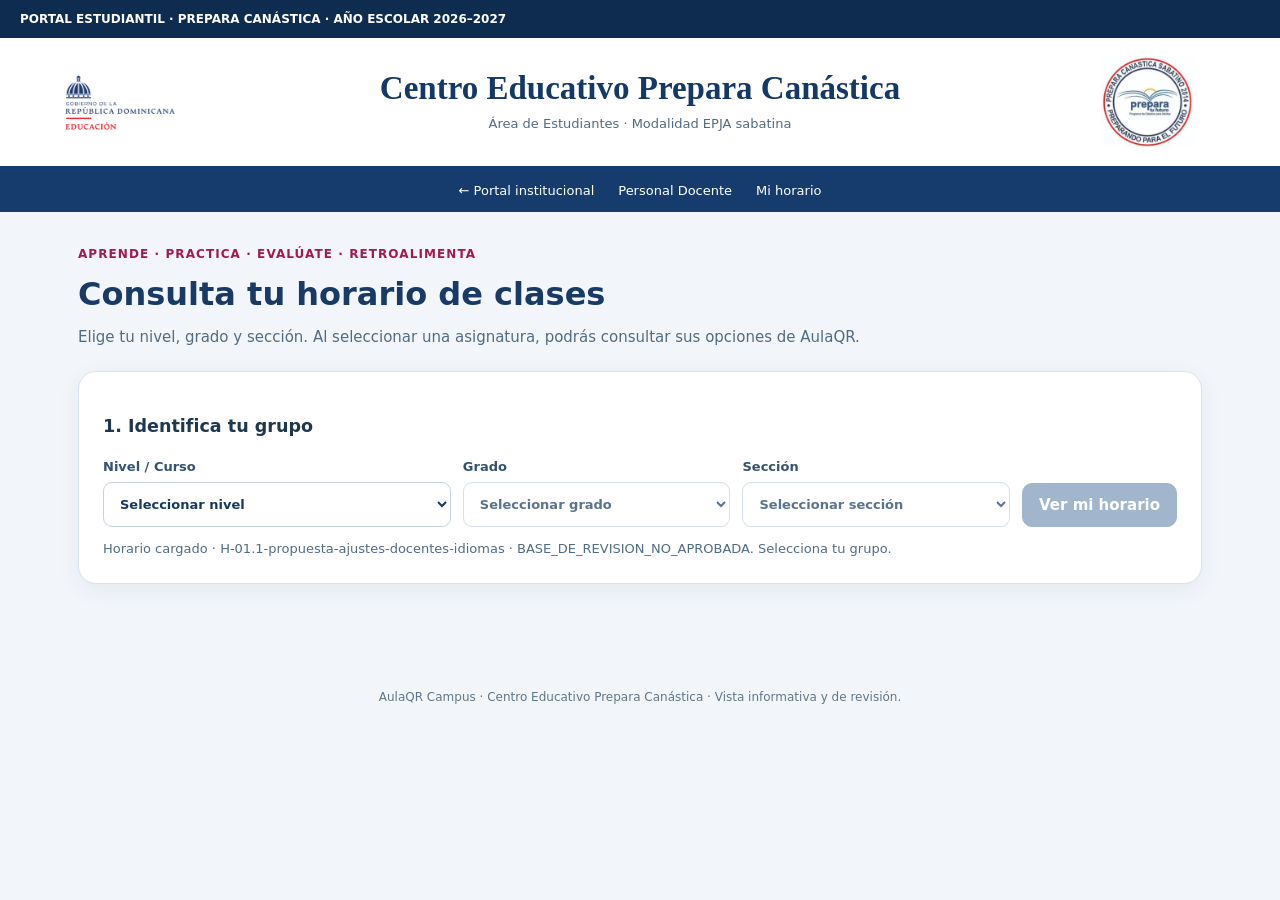
<file: estudiantes/index.html>
<!doctype html>
<html lang="es"><head><meta charset="utf-8"><meta name="viewport" content="width=device-width,initial-scale=1">
<meta name="description" content="Consulta de horario sabatino por grado y sección. Centro Educativo Prepara Canástica.">
<title>Estudiantes · Mi horario y AulaQR | Prepara Canástica</title>
<style>
:root{--navy:#123663;--blue:#174b85;--ink:#203750;--muted:#526b84;--bg:#f2f6fb;--line:#d8e2ef}
*{box-sizing:border-box}body{margin:0;font:15px/1.5 system-ui,-apple-system,"Segoe UI",sans-serif;color:var(--ink);background:var(--bg)}button,select{font:inherit}
a{color:inherit}button{cursor:pointer}.topbar{background:#0e2b50;color:#fff;padding:10px max(20px,calc((100vw - 1240px)/2));font-size:12px;font-weight:700}
.mast{background:#fff;border-bottom:4px solid #163d71;padding:18px 22px}.mastInner{max-width:1160px;margin:auto;display:grid;grid-template-columns:120px 1fr 120px;gap:24px;align-items:center;text-align:center}.mast img{max-height:92px;max-width:100%;object-fit:contain}.mast h1{margin:0;color:#143867;font:700 clamp(22px,3vw,33px)/1.12 Georgia,serif}.mast p{margin:7px 0 0;color:var(--muted);font-size:13px}.links{background:#163c6e;padding:11px 18px;display:flex;justify-content:center;gap:24px;flex-wrap:wrap;color:#fff;font-size:13px}.links a{text-decoration:none}.links a:hover{text-decoration:underline}
.shell{max-width:1160px;margin:auto;padding:30px 18px 60px}.eyebrow{text-transform:uppercase;letter-spacing:.09em;color:#a31851;font-weight:800;font-size:12px}.heading h2{margin:6px 0 8px;font-size:32px;color:#183a64}.heading p{color:var(--muted);margin:0 0 22px}.panel{background:white;border:1px solid var(--line);border-radius:18px;padding:24px;box-shadow:0 6px 22px #172c4710;margin-bottom:20px}.fields{display:grid;grid-template-columns:1.3fr 1fr 1fr auto;gap:12px;align-items:end}.field{display:flex;flex-direction:column;gap:6px;font-weight:700;font-size:13px;color:#345271}.field select{height:45px;padding:0 12px;border:1px solid #c4d2e4;border-radius:9px;background:white;color:#17395e}.btn{min-height:43px;padding:10px 16px;border-radius:10px;border:1px solid #b9cbe0;background:#fff;color:#164377;font-weight:700}.btn.primary{background:var(--blue);color:white;border-color:var(--blue)}.btn:disabled{opacity:.4;cursor:not-allowed}.note{background:#fff8e8;color:#74521e;border-left:4px solid #d4a146;border-radius:8px;padding:10px 15px;font-size:13px;margin:16px 0}.status{font-size:13px;color:var(--muted);margin-top:12px}.hidden{display:none!important}.details{display:flex;justify-content:space-between;flex-wrap:wrap;align-items:center;gap:12px}.details h3{font-size:23px;color:#173c68;margin:0}.actions{display:flex;gap:8px;flex-wrap:wrap}.schedule{display:grid;grid-template-columns:repeat(5,minmax(0,1fr));gap:12px;margin-top:21px}.slot{background:#f3f8ff;border:1px solid #c9dcf0;border-radius:13px;padding:16px;text-align:left;min-height:202px;display:flex;flex-direction:column;align-items:flex-start;color:#153c68}.slot:hover,.slot:focus-visible{border-color:#397ec0;box-shadow:0 0 0 3px #397ec021;outline:0}.slot .block{font-size:12px;font-weight:800;letter-spacing:.04em;color:#3b638b}.slot .time{font-size:12px;color:#5e758b;margin:5px 0 16px}.slot strong{font-size:17px;line-height:1.3}.slot .teacher{font-size:13px;color:#566f85;margin-top:12px}.slot .hint{font-size:12px;margin-top:auto;color:#1b5c96;padding-top:17px;font-weight:800}.slot.pending{background:#f9f2fc;border-color:#e1c9ea}.caption{font-size:12px;color:#627b8f;margin-top:14px}
dialog{border:0;border-radius:18px;width:min(94vw,520px);padding:0;box-shadow:0 25px 80px #1128475c}dialog::backdrop{background:#0c234c9e}.dlghead{background:#133965;color:white;padding:20px 23px;display:flex;align-items:flex-start;justify-content:space-between;gap:15px}.dlghead h3{margin:0;font-size:21px}.close{border:0;background:transparent;color:white;font-size:25px;cursor:pointer}.dlgbody{padding:23px}.dlgbody p{color:#536c84}.dlgactions{display:flex;gap:10px;flex-wrap:wrap;margin-top:18px}.dlgactions .btn{flex:1}.routeState{margin-top:12px;font-size:13px}.routeState a{color:#1a5191;font-weight:700}.foot{text-align:center;padding:24px;color:#61768a;font-size:12px}
@media(max-width:920px){.schedule{grid-template-columns:repeat(2,minmax(0,1fr))}.fields{grid-template-columns:repeat(2,1fr)}.fields .btn{width:100%}}@media(max-width:540px){.mastInner{grid-template-columns:70px 1fr 70px;gap:8px}.mast img{max-height:65px}.mast h1{font-size:19px}.fields{grid-template-columns:1fr}.schedule{grid-template-columns:1fr}.slot{min-height:130px}.details h3{font-size:20px}}
@media print{.topbar,.links,.fields,.actions,.note,.foot,.hint,dialog,.heading p,.eyebrow{display:none!important}body{background:#fff}.mast{padding:6px}.mast img{max-height:52px}.mast h1{font-size:22px}.shell{padding:12px}.panel{border:0;box-shadow:none;padding:4px}.schedule{display:block}.slot{break-inside:avoid;display:block;min-height:0;margin:6px 0;padding:8px 12px;border:1px solid #999}.slot .time{display:inline}.slot strong{display:inline;margin-left:8px}.slot .teacher{display:inline;margin-left:8px}.caption{display:block}}
</style></head>
<body>
<div class="topbar">PORTAL ESTUDIANTIL · PREPARA CANÁSTICA · AÑO ESCOLAR 2026–2027</div>
<header class="mast"><div class="mastInner"><img src="../assets/minerd.png" alt="Ministerio de Educación"><div><h1>Centro Educativo Prepara Canástica</h1><p>Área de Estudiantes · Modalidad EPJA sabatina</p></div><img src="../assets/logo-canastica.png" alt="Emblema de Prepara Canástica"></div></header>
<nav class="links" aria-label="Navegación"><a href="../">← Portal institucional</a><a href="../personal-docente/">Personal Docente</a><a href="#seleccion">Mi horario</a></nav>
<main class="shell"><div class="heading"><span class="eyebrow">Aprende · Practica · Evalúate · Retroalimenta</span><h2>Consulta tu horario de clases</h2><p>Elige tu nivel, grado y sección. Al seleccionar una asignatura, podrás consultar sus opciones de AulaQR.</p></div>
<section class="panel" id="seleccion"><h3>1. Identifica tu grupo</h3><form id="selectorForm" class="fields"><label class="field">Nivel / Curso<select id="nivel" required><option value="">Seleccionar nivel</option><option value="secundaria-epja">Secundaria · PREPARA (EPJA)</option></select></label><label class="field">Grado<select id="grado" required disabled><option value="">Seleccionar grado</option></select></label><label class="field">Sección<select id="seccion" required disabled><option value="">Seleccionar sección</option></select></label><button class="btn primary" type="submit" id="viewBtn" disabled>Ver mi horario</button></form><div id="loadStatus" class="status" role="status" aria-live="polite">Cargando horario institucional…</div></section>
<section class="panel hidden" id="resultado"><div class="details"><div><span class="eyebrow">Sábado · jornada 08:00–16:00</span><h3 id="groupTitle">Horario de mi sección</h3><div id="versionInfo" class="status"></div></div><div class="actions"><button class="btn" id="changeBtn">Cambiar sección</button><button class="btn" id="printBtn">Imprimir horario</button><button class="btn" id="csvBtn">Exportar CSV</button></div></div><p class="note" id="statusNote">Este horario representa una versión de revisión y debe confirmarse institucionalmente.</p><div class="schedule" id="schedule" aria-label="Bloques de horario"></div><p class="caption">Cada bloque es seleccionable. No se muestran expedientes, matrículas ni información personal de estudiantes.</p></section>
</main>
<dialog id="subjectDialog" aria-labelledby="subjectTitle"><div class="dlghead"><div><small id="subjectTime"></small><h3 id="subjectTitle">Asignatura</h3></div><button class="close" id="closeDialog" aria-label="Cerrar">×</button></div><div class="dlgbody"><p id="subjectDescription"></p><strong>¿Qué deseas hacer?</strong><div class="dlgactions"><button class="btn" id="remainBtn">Permanecer en el horario</button><a class="btn primary" id="goAulaQR" target="_blank" rel="noopener noreferrer" hidden>Ir al AulaQR de la asignatura ↗</a></div><div id="routeState" class="routeState" aria-live="polite"></div></div></dialog>
<footer class="foot">AulaQR Campus · Centro Educativo Prepara Canástica · Vista informativa y de revisión.</footer>
<script>
(()=>{'use strict';
const $=id=>document.getElementById(id);
const ordered=['1ro','2do','3ro','4to','5to'];
const esc=t=>String(t??'').replace(/[&<>"']/g,c=>({'&':'&amp;','<':'&lt;','>':'&gt;','"':'&quot;',"'":'&#39;'}[c]));
let horarios=null, rutas={},grupoActual='',asignaciones=[];
function setStatus(t){$('loadStatus').textContent=t;}
function setGrades(){const enabled=$('nivel').value==='secundaria-epja'&&horarios;$('grado').disabled=!enabled;$('grado').innerHTML='<option value="">Seleccionar grado</option>';
if(enabled)ordered.filter(g=>horarios.datos.some(x=>x.grado===g)).forEach(g=>$('grado').add(new Option(g,g)));setSections();}
function setSections(){const g=$('grado').value;$('seccion').disabled=!g;$('seccion').innerHTML='<option value="">Seleccionar sección</option>';
if(g){[...new Set(horarios.datos.filter(x=>x.grado===g).map(x=>x.seccion))].sort().forEach(sec=>$('seccion').add(new Option(sec,sec)));}updateBtn();}
function updateBtn(){$('viewBtn').disabled=!($('nivel').value&&$('grado').value&&$('seccion').value&&horarios);}
function csvSafe(v){let t=String(v??'');if(/^\s*[=+@-]/.test(t))t="'"+t;return '"'+t.replace(/"/g,'""')+'"';}
function exportCSV(){if(!asignaciones.length)return;const arr=[['Grado y sección','Bloque','Inicio','Fin','Asignatura','Docente'],...asignaciones.map(x=>[x.grupo,x.bloque,x.inicio,x.fin,x.materia,x.docente||x.alias||'Pendiente'])];const csv='\uFEFF'+arr.map(row=>row.map(csvSafe).join(';')).join('\r\n');const blob=new Blob([csv],{type:'text/csv;charset=utf-8'}),url=URL.createObjectURL(blob),a=document.createElement('a');a.href=url;a.download='Horario_Canastica_'+grupoActual.replace(/\s+/g,'_')+'_2026-2027.csv';document.body.append(a);a.click();a.remove();setTimeout(()=>URL.revokeObjectURL(url),1000);}
function viewGroup(){grupoActual=$('grado').value+' '+$('seccion').value;asignaciones=horarios.datos.filter(x=>x.grupo===grupoActual).sort((a,b)=>a.bloque.localeCompare(b.bloque));if(asignaciones.length!==5){setStatus('La sección no tiene cinco asignaciones válidas. Solicita revisión administrativa.');return;}
$('groupTitle').textContent='Horario · '+grupoActual;$('versionInfo').textContent='Año 2026–2027 · '+(horarios.version||'versión sin identificar');$('statusNote').textContent=horarios.estado==='APROBADO'?'Horario publicado por el centro.':'Versión de revisión: pendiente de aprobación institucional.';
$('schedule').replaceChildren();for(const d of asignaciones){const b=document.createElement('button');b.type='button';b.className='slot'+(d.estado!=='Confirmado'?' pending':'');b.innerHTML='<span class="block">'+esc(d.bloque)+'</span><span class="time">'+esc(d.inicio)+' – '+esc(d.fin)+'</span><strong>'+esc(d.materia)+'</strong><span class="teacher">'+esc(d.docente||d.alias||'Docente por confirmar')+'</span><span class="hint">Seleccionar asignatura →</span>';b.addEventListener('click',()=>openSubject(d));$('schedule').append(b);}
$('resultado').classList.remove('hidden');$('resultado').scrollIntoView({behavior:'smooth',block:'start'});}
function openSubject(d){$('subjectTitle').textContent=d.materia;$('subjectTime').textContent=grupoActual+' · '+d.bloque+' · '+d.inicio+'–'+d.fin;$('subjectDescription').textContent='Clase de '+d.materia+'. Docente: '+(d.docente||d.alias||'Por confirmar')+'.';
const grado=$('grado').value;const enlace=rutas?.[grado]?.[d.materia];const url=enlace?.url;const go=$('goAulaQR');
if(typeof url==='string'&&/^https:\/\//i.test(url)){
  go.href=url;go.hidden=false;go.textContent='Abrir AulaQR de '+d.materia+' ↗';
  $('routeState').textContent='Abrirás el AulaQR publicado para '+grado+'. Sus períodos y actividades se administran dentro de AulaQR.';
}else{
  go.hidden=true;go.removeAttribute('href');
  $('routeState').innerHTML='Aún no hay un AulaQR vinculado para '+esc(d.materia)+' de '+esc(grado)+'. Puedes <a href="https://ezequiel-cdo.github.io/aula-qr/" target="_blank" rel="noopener noreferrer">visitar el AulaQR original</a>, que no es la lección específica de este grado.';
}
$('subjectDialog').showModal();}
$('selectorForm').addEventListener('submit',e=>{e.preventDefault();if(!$('viewBtn').disabled)viewGroup();});$('nivel').addEventListener('change',setGrades);$('grado').addEventListener('change',setSections);$('seccion').addEventListener('change',updateBtn);$('printBtn').addEventListener('click',()=>window.print());$('csvBtn').addEventListener('click',exportCSV);$('changeBtn').addEventListener('click',()=>{$('resultado').classList.add('hidden');$('seleccion').scrollIntoView({behavior:'smooth'});});$('closeDialog').addEventListener('click',()=>$('subjectDialog').close());$('remainBtn').addEventListener('click',()=>$('subjectDialog').close());
Promise.all([fetch('../assets/horario-aprobado.json',{cache:'no-store'}).then(r=>{if(!r.ok)throw Error('No se pudo cargar horario');return r.json()}),fetch('../assets/aulaqr-rutas.json',{cache:'no-store'}).then(r=>{if(!r.ok)throw Error('No se pudo cargar mapa AulaQR');return r.json()})]).then(([h,map])=>{if(h.schema!=='aulaqr-horario-v1'||!Array.isArray(h.datos)||h.datos.length!==60||new Set(h.datos.map(x=>x.grupo)).size!==12)throw Error('Horario no coincide con las 12 secciones y 60 asignaciones esperadas.');if(map.schema!=='aulaqr-enlaces-asignatura-v1'||!map.grados||typeof map.grados!=='object')throw Error('Mapa de enlaces AulaQR no reconocido.');horarios=h;rutas=map.grados;setGrades();setStatus('Horario cargado · '+h.version+' · '+h.estado+'. Selecciona tu grupo.');}).catch(e=>setStatus('Error de carga: '+e.message));
})();
</script></body></html>
</file>
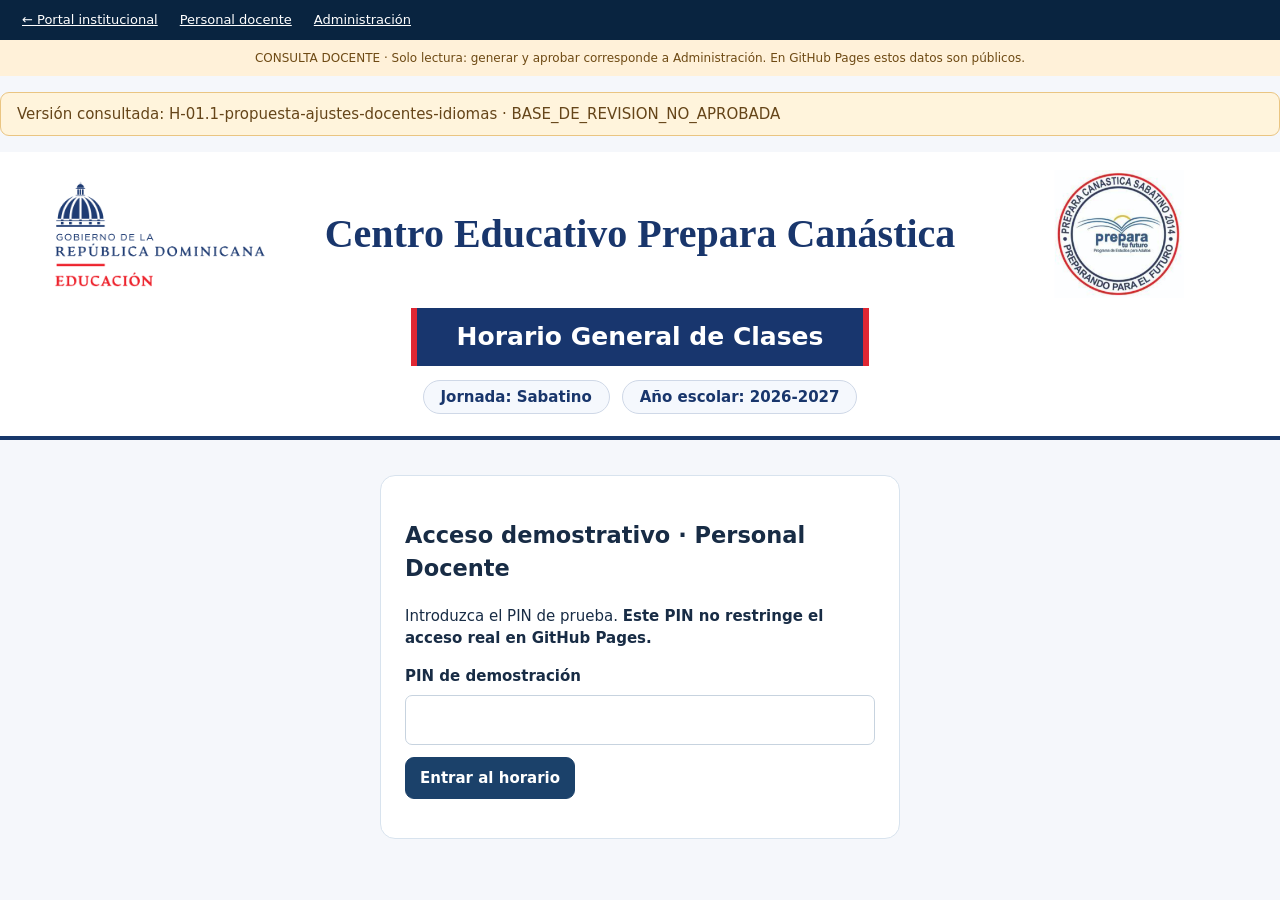
<file: personal-docente/index.html>
<!DOCTYPE html>

<html lang="es"><head><meta charset="utf-8"/><meta content="width=device-width,initial-scale=1" name="viewport"/><title>Personal docente · Consultar horario | Prepara Canástica</title>
<style>
:root{--navy:#112947;--nav2:#1b416a;--sky:#eff7ff;--bg:#f5f7fb;--ink:#182c45;--muted:#62738a;--border:#e1e7ef;--green:#00876c;--orange:#a86612;--red:#ab4646;--purple:#694b9c}*{box-sizing:border-box}body{margin:0;background:var(--bg);font:15px/1.5 system-ui,-apple-system,Segoe UI,Arial,sans-serif;color:var(--ink)}button,select,input{font:inherit}button{cursor:pointer}.top{background:var(--navy);color:white;padding:22px max(22px,calc((100vw - 1420px)/2));display:flex;align-items:center;justify-content:space-between;gap:20px}.logo{font-size:27px;font-weight:800;letter-spacing:-.7px}.logo b{color:#75d8c6}.top small{display:block;color:#b9ccde;font-size:13px}.label{border:1px solid #708ca8;border-radius:30px;padding:7px 12px;font-size:12px;white-space:nowrap;color:#dce7f2}.shell{max-width:1420px;margin:auto;padding:27px 22px 48px}.heading{display:flex;align-items:flex-start;justify-content:space-between;gap:15px;flex-wrap:wrap}.heading h1{margin:0;font-size:25px;letter-spacing:-.5px}.sub{margin:5px 0 0;color:var(--muted)}.btn{border:1px solid #cbd7e3;padding:9px 14px;background:white;color:var(--nav2);border-radius:9px;font-weight:650}.btn.primary{background:var(--nav2);color:white;border-color:var(--nav2)}.btn:hover{filter:brightness(.96)}.buttons{display:flex;gap:8px;flex-wrap:wrap}.metrics{display:grid;grid-template-columns:repeat(4,minmax(0,1fr));gap:14px;margin:24px 0}.metric{background:white;border:1px solid var(--border);border-radius:15px;padding:17px 20px}.metric strong{display:block;font-size:29px;line-height:1.2}.metric span{font-size:13px;color:var(--muted)}.panel{border:1px solid var(--border);background:white;border-radius:15px;overflow:hidden;margin-bottom:18px}.panel-title{padding:17px 19px;border-bottom:1px solid var(--border);display:flex;align-items:center;justify-content:space-between;gap:12px;flex-wrap:wrap}.panel-title h2{font-size:17px;margin:0}.filter{display:grid;grid-template-columns:1.1fr 1fr 1fr 1fr 1.5fr;gap:12px;padding:16px 19px;align-items:end}.field{display:flex;flex-direction:column;gap:5px;font-size:12px;font-weight:700;color:#56677e}.field select,.field input{width:100%;height:41px;border:1px solid #d1dce8;border-radius:9px;padding:7px 11px;background:white;color:var(--ink);font-weight:450;font-size:14px}.tabs{display:flex;gap:7px;padding:13px 19px;border-bottom:1px solid var(--border);flex-wrap:wrap}.tab{border:0;background:transparent;border-radius:8px;padding:9px 13px;font-size:14px;font-weight:650;color:#5c6c82}.tab.active{background:#e9f2fd;color:#19456f}.workspace{padding:20px}.muted{color:var(--muted)}.notice{border-left:4px solid #d9a044;background:#fff8eb;padding:12px 15px;border-radius:6px;margin-bottom:16px;color:#795319;font-size:13px}.gridwrap{overflow:auto;border:1px solid var(--border);border-radius:12px}table{border-collapse:collapse;width:100%;font-size:13px}th{text-align:left;background:#edf2f8;color:#455c75;font-weight:750;padding:12px;border-bottom:1px solid #dce5ee;white-space:nowrap}td{padding:10px 12px;border-bottom:1px solid #e9edf2;vertical-align:top}tbody tr:last-child td{border-bottom:0}tbody tr:hover{background:#f9fbff}.matrix{min-width:980px;table-layout:fixed}.matrix th:first-child{width:132px}.matrix td{border-right:1px solid #edf0f6;min-height:85px}.matrix td:first-child{background:#f7f9fc;font-weight:700;color:#4b637e}.course{display:block;text-align:left;width:100%;padding:9px 10px;border-radius:9px;border:1px solid #d6e5f4;background:#eff6ff;color:#153758;margin:2px 0;min-height:67px}.course strong,.course small{display:block}.course strong{font-size:12px;line-height:1.3}.course small{font-size:11px;color:#516b86;margin-top:6px}.course.flag{background:#fff6e8;border-color:#f0d1a5}.course.pending{background:#f9f0fd;border-color:#ddc6ec}.course:focus{outline:3px solid #80b7ee}.empty{color:#9badbc}.chip{display:inline-flex;align-items:center;border-radius:20px;padding:2px 8px;background:#f0f4f9;color:#536781;font-size:11px;white-space:nowrap}.chip.orange{background:#fff2dc;color:#8c5d18}.chip.purple{background:#f1eaf8;color:var(--purple)}.rowcards{display:grid;grid-template-columns:repeat(2,minmax(0,1fr));gap:12px}.rowcard{border:1px solid var(--border);border-radius:12px;padding:14px}.rowcard h3{font-size:15px;margin:0 0 6px}.rowcard p{font-size:13px;margin:0;color:var(--muted)}.obs{padding:16px 18px;border:1px solid var(--border);border-radius:12px;margin-bottom:10px;display:flex;gap:13px}.obs .bullet{border-radius:10px;background:#fff2dc;color:#885b13;padding:5px 9px;height:fit-content;font-weight:700;font-size:12px;white-space:nowrap}.obs h3{font-size:14px;margin:0 0 5px}.obs p{margin:0 0 6px;font-size:13px}.footer{font-size:12px;color:#6c7e93;margin-top:20px}.hidden{display:none!important}dialog{border:0;border-radius:16px;padding:0;max-width:470px;width:calc(100% - 30px);box-shadow:0 20px 80px #1b314450}dialog::backdrop{background:#0d274560}.dialoghead{padding:17px 22px;background:var(--navy);color:#fff;display:flex;align-items:center;justify-content:space-between}.dialogbody{padding:22px}.dialogbody dl{display:grid;grid-template-columns:135px 1fr;gap:9px 10px;font-size:14px}.dialogbody dt{color:var(--muted)}.dialogbody dd{margin:0;font-weight:600}.close{background:transparent;color:white;border:0;font-size:24px}.count{color:var(--muted);font-size:12px}.emptytext{padding:28px;text-align:center;color:var(--muted)}@media(max-width:820px){.filter{grid-template-columns:repeat(2,minmax(0,1fr))}.metrics{grid-template-columns:repeat(2,minmax(0,1fr))}.rowcards{grid-template-columns:1fr}.top{padding:18px 22px}.label{display:none}}@media(max-width:470px){.filter{grid-template-columns:1fr}.heading h1{font-size:22px}.workspace{padding:13px}.metrics{gap:8px}.metric{padding:12px}}@media print{.top{print-color-adjust:exact}.buttons,.filtershell,.tabs,dialog,.footer{display:none!important}.shell{padding:0}.workspace{padding:8px}.panel{break-inside:avoid}.matrix{min-width:0;font-size:9px}.course{padding:4px;min-height:44px}.course strong{font-size:9px}.course small{font-size:8px}}

/* Encabezado institucional H-01 */
.institutional-header{background:#fff;border-bottom:4px solid #18376b;padding:18px 24px 22px;text-align:center}
.institutional-header-inner{max-width:1200px;margin:auto}
.institutional-title-row{display:grid;grid-template-columns:minmax(150px,240px) 1fr minmax(150px,240px);align-items:center;gap:clamp(12px,2vw,28px);padding-bottom:10px}
.institutional-title-row img{object-fit:contain;width:100%;height:auto;max-height:122px}
.institutional-title-row img.minerd{justify-self:start}
.institutional-title-row img.prepara{justify-self:end;max-height:128px}
.institutional-header h1{font:700 clamp(24px,3.2vw,40px)/1.18 Georgia,serif;color:#19366c;margin:0}
.institutional-banner{display:inline-block;background:#18366e;color:#fff;font-weight:750;padding:10px 40px;border-left:6px solid #df2733;border-right:6px solid #df2733;font-size:clamp(17px,2.2vw,25px)}
.institutional-meta{display:flex;justify-content:center;flex-wrap:wrap;gap:12px;margin-top:14px}
.institutional-meta span{border:1px solid #cfd8e7;border-radius:22px;padding:5px 17px;color:#19366c;font-weight:700;background:#f5f8fd}
.credits{background:#fff;border-top:3px solid #19366c;border-bottom:5px solid #e12635;padding:25px 16px 28px;text-align:center;color:#19366c;margin:25px 0 0}
.credits h2{font-size:16px;margin:0 0 8px}.credits p{margin:3px 0;font-size:14px}
@media(max-width:760px){.institutional-title-row{grid-template-columns:1fr;justify-items:center}.institutional-title-row img{max-height:86px;width:auto;max-width:85%}.institutional-title-row img.minerd,.institutional-title-row img.prepara{justify-self:center}.institutional-banner{padding:9px 14px}.institutional-header{padding:16px 12px 20px}}
@media print{.institutional-header{padding:8px 0 12px}.institutional-title-row{grid-template-columns:160px 1fr 150px;gap:10px}.institutional-title-row img{max-height:68px}.institutional-header h1{font-size:24px}.institutional-banner{font-size:17px;padding:6px 18px}.credits{margin-top:18px;padding:14px 0;break-inside:avoid}.footer{display:none!important}}

/* Acciones contextuales H-01.1: sin alterar filtros ni pestañas */
.view-actions{display:flex;align-items:center;justify-content:flex-end;gap:8px;flex-wrap:wrap}
.btn-small{padding:7px 10px;font-size:12px}
@media(max-width:650px){.view-actions{justify-content:flex-start;width:100%}}
@media print{
 .view-actions,.heading .buttons,.metrics,.filtershell,.tabs,.footer,.credits,dialog{display:none!important}
 .heading{margin-bottom:10px}.panel{border:none;overflow:visible}.panel-title{padding:8px 0}
 .gridwrap{overflow:visible}.rowcards{display:block}.rowcard{break-inside:avoid;margin-bottom:12px}
 .notice{break-inside:avoid}body{background:white}
 @page{size:landscape;margin:10mm}
}

.guide-panel{border-color:#bad3eb}.guide-grid{display:grid;grid-template-columns:repeat(4,minmax(0,1fr));gap:13px;padding:18px 19px}.guide-field{min-width:0;display:flex;flex-direction:column;gap:5px;font-size:12px;font-weight:700;color:#425a79}.guide-field select{width:100%;border:1px solid #c9d8e8;padding:9px 10px;border-radius:8px;background:white;color:#18314d;font-size:12px;height:42px}.guide-controls{display:flex;align-items:center;gap:9px;flex-wrap:wrap;padding:0 19px 13px}.guide-result{font-size:13px;color:#47617d;background:#eff7ff;margin:0 19px 17px;padding:12px;border-radius:7px}.guide-result.bad{background:#fff2ed;color:#993e2a}.guide-result.good{background:#edfaf4;color:#166344}.guide-current{color:#0a6862;font-weight:700}.course small{overflow-wrap:anywhere}@media(max-width:950px){.guide-grid{grid-template-columns:repeat(2,minmax(0,1fr))}}@media(max-width:520px){.guide-grid{grid-template-columns:1fr}}@media print{.guide-panel{display:none!important}}

.portal-links{padding:10px 22px;background:#092440;color:white;display:flex;gap:22px;flex-wrap:wrap;font-size:13px}.portal-links a{color:white}.status-legend{display:flex;gap:9px;flex-wrap:wrap;margin:-6px 0 15px}.status-legend span{padding:6px 12px;border-radius:7px;font-size:12px;font-weight:700}.legend-normal{background:#eff6ff;color:#14375a}.legend-conflict{background:#fff3dc;color:#8b4a08}.legend-pending{background:#f5eafa;color:#69418b}.view-actions{display:flex;align-items:center;gap:9px;flex-wrap:wrap}.approval-alert{background:#fff4dc;border:1px solid #eac582;color:#654519;padding:10px 16px;border-radius:9px;margin:16px 0}.access-box{max-width:520px;margin:35px auto;background:white;border:1px solid #d8e3ee;border-radius:15px;padding:24px}.access-box label{display:block;margin:15px 0 8px;font-weight:700}.access-box input{padding:11px;border:1px solid #c7d3df;border-radius:7px;font-size:17px;width:100%}.access-box button{margin-top:12px}.privacy-ribbon{padding:9px 16px;background:#fff1d9;color:#6e4a14;text-align:center;font-size:12px}.hidden-for-login{display:none}.course.flag{background:#fff3dc;border-color:#edba6b}.course.pending{background:#f8edfc;border-color:#dcb8e8}@media print{.portal-links,.privacy-ribbon,.status-legend,.access-box,.approval-alert{display:none!important}}
</style></head><body><div class="portal-links"><a href="../">← Portal institucional</a> <a href="../personal-docente/">Personal docente</a> <a href="../administracion/">Administración</a></div><div class="privacy-ribbon">CONSULTA DOCENTE · Solo lectura: generar y aprobar corresponde a Administración. En GitHub Pages estos datos son públicos.</div><p class="approval-alert" id="publicationState">Cargando horario publicado...</p>
<header class="institutional-header"><div class="institutional-header-inner"><div class="institutional-title-row"><img alt="Ministerio de Educación de la República Dominicana" class="minerd" src="../assets/minerd.png"/><h1>Centro Educativo Prepara Canástica</h1><img alt="Logo de Prepara Canástica" class="prepara" src="../assets/logo-canastica.png"/></div><div class="institutional-banner">Horario General de Clases</div><div class="institutional-meta"><span>Jornada: Sabatino</span><span>Año escolar: 2026-2027</span></div></div></header>
<section class="access-box" id="docenteLogin" aria-labelledby="docLoginTitle">
<h2 id="docLoginTitle">Acceso demostrativo · Personal Docente</h2>
<p>Introduzca el PIN de prueba. <strong>Este PIN no restringe el acceso real en GitHub Pages.</strong></p>
<form id="docLoginForm"><label for="docentePin">PIN de demostración</label>
<input id="docentePin" type="password" inputmode="numeric" maxlength="4" autocomplete="off" required />
<button class="btn primary" type="submit">Entrar al horario</button>
<p id="docentePinError" role="alert" class="muted" aria-live="polite"></p></form></section>
<main class="shell hidden-for-login" id="teacherWork" tabindex="-1"><div class="heading"><div><h1>Horario general de clases</h1><p class="sub">Explorador académico por sección, docente y asignatura · Datos proporcionados para validación</p></div><div class="buttons"><button class="btn" id="reset">Restablecer filtros</button></div></div>
<section class="metrics"><div class="metric"><strong id="mSections">12</strong><span>Secciones encontradas</span></div><div class="metric"><strong id="mRecords">60</strong><span>Asignaciones visibles</span></div><div class="metric"><strong id="mTeachers">14</strong><span>Docentes asociados en nómina</span></div><div class="metric"><strong>4</strong><span>Observaciones principales</span></div></section>
<section class="panel filtershell"><div class="panel-title"><h2>Filtrar información</h2><span class="count">Los filtros se combinan entre sí</span></div><div class="filter"><label class="field">Grado<select id="grado"><option value="">Todos los grados</option></select></label><label class="field">Sección<select id="seccion"><option value="">Todas las secciones</option></select></label><label class="field">Docente<select id="docente"><option value="">Todos los docentes</option></select></label><label class="field">Asignatura<select id="materia"><option value="">Todas las asignaturas</option></select></label><label class="field">Buscar en horario<input id="busca" placeholder="Nombre, bloque, sección..." type="search"/></label></div></section>
<section class="panel"><div class="panel-title"><h2 id="viewtitle">Vista por sección</h2><div class="view-actions"><span class="count" id="resultCount"></span><button class="btn btn-small" id="printView" type="button">Imprimir esta vista</button><button class="btn btn-small primary" id="exportView" type="button">Exportar a Excel / CSV</button></div></div><div class="tabs"><button class="tab active" data-view="seccion">Por sección</button><button class="tab" data-view="docente">Por docente</button><button class="tab" data-view="materia">Por asignatura</button><button class="tab" data-view="lista">Listado completo</button><button class="tab" data-view="observaciones">Observaciones</button></div><div class="workspace"><div class="notice" id="notice">Consulta de horarios sabatinos 2026–2027. <b>La administración publica la versión aprobada.</b> Azul: regular; ámbar: choque real; violeta: docente pendiente.</div><div aria-label="Leyenda del horario" class="status-legend"><span class="legend-normal">Azul · Regular</span><span class="legend-conflict">Ámbar · Coincidencia real</span><span class="legend-pending">Violeta · Sin docente</span></div><div id="content"></div></div></section>
<footer class="credits"><h2>Mesa Técnica de Planificación:</h2><p>Dominga Estel Riva De la Rosa</p><p>Equipo De Gestion</p></footer></main>
<dialog id="detail"><div class="dialoghead"><b>Detalle de asignación</b><button aria-label="Cerrar detalle" class="close" onclick="document.getElementById('detail').close()">×</button></div><div class="dialogbody" id="detailBody"></div></dialog>
<script>const INPUT={datos:[],bloques:[{"id": "B1", "inicio": "08:00", "fin": "09:15", "minutos": 75}, {"id": "B2", "inicio": "09:15", "fin": "10:30", "minutos": 75}, {"id": "B3", "inicio": "11:00", "fin": "12:15", "minutos": 75}, {"id": "B4", "inicio": "13:15", "fin": "14:30", "minutos": 75}, {"id": "B5", "inicio": "14:30", "fin": "16:00", "minutos": 90}],observaciones:[]};let datos=INPUT.datos.map(x=>({...x}));let obs=INPUT.observaciones;const blocks=INPUT.bloques;const $=id=>document.getElementById(id);let vista='seccion';const esc=x=>String(x??'').replace(/[&<>"']/g,c=>({'&':'&amp;','<':'&lt;','>':'&gt;','"':'&quot;',"'":'&#39;'}[c]));const uniq=a=>[...new Set(a)].sort((a,b)=>a.localeCompare(b,'es',{numeric:true}));const vals=()=>({grado:$('grado').value,seccion:$('seccion').value,docente:$('docente').value,materia:$('materia').value,busca:$('busca').value.toLocaleLowerCase('es').trim()});
function fill(id,arr){const el=$(id),selected=el.value;el.querySelectorAll('option:not(:first-child)').forEach(x=>x.remove());for(const a of arr){const o=document.createElement('option');o.value=a;o.textContent=a;el.append(o)}if(arr.includes(selected))el.value=selected}
function refreshOptions(){const v=vals();fill('grado',uniq(datos.map(d=>d.grado)));fill('seccion',uniq(datos.filter(d=>!v.grado||d.grado===v.grado).map(d=>d.seccion)));fill('docente',uniq(datos.map(d=>d.docente||d.alias)).sort((a,b)=>a.localeCompare(b,'es')));fill('materia',uniq(datos.map(d=>d.materia)))}
function filtered(){const v=vals();return datos.filter(d=>(!v.grado||d.grado===v.grado)&&(!v.seccion||d.seccion===v.seccion)&&(!v.docente||(d.docente||d.alias)===v.docente)&&(!v.materia||d.materia===v.materia)&&(!v.busca||[d.grupo,d.alias,d.docente,d.materia,d.bloque].join(' ').toLocaleLowerCase('es').includes(v.busca)))}
function hasCollision(d){return !!d.docId&&datos.some(x=>x.id!==d.id&&x.docId===d.docId&&x.bloque===d.bloque)}
function course(d){const cls=!d.docId?'pending':hasCollision(d)?'flag':'';return `<button class="course ${cls}" data-id="${esc(d.id)}" title="Ver detalle de ${esc(d.grupo)}"><strong>${esc(d.materia)}</strong><small>${esc(d.docente||d.alias)} · ${esc(d.grupo)}</small></button>`}
function grid(records,groupKey,labels){const groupVals=uniq(records.map(d=>d[groupKey]));if(!records.length)return '<p class="emptytext">No se encontraron asignaciones con estos filtros.</p>';return `<div class="gridwrap"><table class="matrix"><thead><tr><th>Bloque / Hora</th>${groupVals.map(g=>`<th>${esc(g)}</th>`).join('')}</tr></thead><tbody>${blocks.map(b=>`<tr><td>${esc(b.id)}<div class="muted" style="font-size:11px;font-weight:400">${esc(b.inicio)}–${esc(b.fin)}</div></td>${groupVals.map(g=>`<td>${records.filter(d=>d[groupKey]===g&&d.bloque===b.id).map(course).join('')||'<span class="empty">—</span>'}</td>`).join('')}</tr>`).join('')}</tbody></table></div>`}
function cardview(records,key){let groups=uniq(records.map(d=>d[key]));if(!groups.length)return '<p class="emptytext">No se encontraron asignaciones con estos filtros.</p>';return `<div class="rowcards">${groups.map(g=>{let a=records.filter(d=>d[key]===g).sort((a,b)=>a.bloque.localeCompare(b.bloque));return `<div class="rowcard"><h3>${esc(g)}</h3><p>${a.length} asignación(es)</p><div class="gridwrap" style="margin-top:10px"><table><thead><tr><th>Bloque</th><th>${key==='docente'?'Sección':'Docente / Sección'}</th><th>Asignatura</th></tr></thead><tbody>${a.map(d=>`<tr><td>${esc(d.bloque)}</td><td>${esc(key==='docente'?d.grupo:(d.docente||d.alias)+' · '+d.grupo)}</td><td><button class="btn" style="text-align:left;padding:5px 7px;font-size:12px" data-id="${esc(d.id)}">${esc(d.materia)}</button></td></tr>`).join('')}</tbody></table></div></div>`}).join('')}</div>`}
function listview(records){if(!records.length)return '<p class="emptytext">No se encontraron resultados.</p>';return `<div class="gridwrap"><table><thead><tr><th>Sección</th><th>Bloque</th><th>Hora</th><th>Asignatura</th><th>Docente original</th><th>Vinculación</th></tr></thead><tbody>${records.map(d=>`<tr><td>${esc(d.grupo)}</td><td>${esc(d.bloque)}</td><td>${esc(d.inicio)}–${esc(d.fin)}</td><td>${esc(d.materia)}</td><td>${esc(d.docente||d.alias)}</td><td><button class="btn" data-id="${esc(d.id)}" style="padding:4px 8px;font-size:12px">${d.docId?'Ver docente':'Pendiente'}</button></td></tr>`).join('')}</tbody></table></div>`}
function observations(){return `<p class="muted" style="margin-top:0">Observaciones registradas en el diagnóstico inicial. Se conservan como incidencias de origen; consulte las celdas para identificar choques efectivos del horario visualizado.</p>${obs.map(o=>`<div class="obs"><span class="bullet">${esc(o.codigo)}</span><div><h3>${esc(o.tipo)} <span class="chip orange">${esc(o.estado)}</span></h3><p>${esc(o.descripcion)}</p><p class="muted"><b>Validación necesaria:</b> ${esc(o.criterio)}</p></div></div>`).join('')}`}
function render(){refreshOptions();const r=filtered();$('mRecords').textContent=r.length;$('mSections').textContent=new Set(r.map(d=>d.grupo)).size;$('mTeachers').textContent=new Set(r.map(d=>d.docId).filter(Boolean)).size;$('resultCount').textContent=vista==='observaciones'?obs.length+' observaciones':r.length+' asignaciones visibles';let names={seccion:'Vista por sección',docente:'Vista por docente',materia:'Vista por asignatura',lista:'Listado general',observaciones:'Observaciones y decisiones pendientes'};$('viewtitle').textContent=names[vista];$('notice').classList.toggle('hidden',vista==='observaciones');$('content').innerHTML=vista==='seccion'?grid(r,'grupo'):vista==='docente'?cardview(r,'docente'):vista==='materia'?cardview(r,'materia'):vista==='lista'?listview(r):observations();document.querySelectorAll('[data-id]').forEach(b=>b.addEventListener('click',()=>show(b.dataset.id)))}
function show(id){const d=datos.find(x=>x.id===id);if(!d)return;let kv=[['Código',d.id],['Grado y sección',d.grupo],['Bloque',d.bloque],['Hora transcrita',d.inicio+' – '+d.fin],['Asignatura',d.materia],['Etiqueta del horario',d.alias],['Nómina vinculada',d.docente||'Sin resolver'],['Estado del cruce',d.estado||'Pendiente']];$('detailBody').innerHTML=`<dl>${kv.map(([k,v])=>`<dt>${esc(k)}</dt><dd>${esc(v)}</dd>`).join('')}</dl>${d.observacion?`<p class="notice">${esc(d.observacion)}</p>`:''}<p class="muted" style="font-size:12px">Asociación provisional sujeta a validación institucional.</p>`;$('detail').showModal()}
['grado','seccion','docente','materia','busca'].forEach(id=>$(id).addEventListener(id==='busca'?'input':'change',render));$('reset').addEventListener('click',()=>{for(let id of ['grado','seccion','docente','materia','busca'])$(id).value='';render()});document.querySelectorAll('.tab').forEach(b=>b.addEventListener('click',()=>{vista=b.dataset.view;document.querySelectorAll('.tab').forEach(x=>x.classList.toggle('active',x===b));render()}));render();


let H01_ALTERNATIVE=false;
// Exportación contextual: utiliza exclusivamente la vista y los filtros activos.
function csvSafe(value){const raw=String(value??'');const protectedValue=/^[\s]*[=+@-]/.test(raw)?"'"+raw:raw;return '"'+protectedValue.replace(/"/g,'""')+'"'}
function exportCurrentView(){
  const r=filtered();
  let header,rows;
  if(vista==='observaciones'){
    header=['Código','Tipo','Estado','Descripción','Validación necesaria'];
    rows=obs.map(o=>[o.codigo,o.tipo,o.estado,o.descripcion,o.criterio]);
  }else{
    header=['Sección','Grado','Bloque','Inicio','Fin','Asignatura','Docente','Código de docente','Estado'];
    rows=r.map(d=>[d.grupo,d.grado,d.bloque,d.inicio,d.fin,d.materia,d.docente||d.alias,d.docId||'',d.estado||'']);
    if(vista==='docente')rows.sort((a,b)=>a[6].localeCompare(b[6],'es')||a[2].localeCompare(b[2]));
    if(vista==='materia')rows.sort((a,b)=>a[5].localeCompare(b[5],'es')||a[2].localeCompare(b[2]));
    if(vista==='seccion')rows.sort((a,b)=>a[0].localeCompare(b[0],'es',{numeric:true})||a[2].localeCompare(b[2]));
  }
  const csv='\uFEFF'+[header,...rows].map(row=>row.map(csvSafe).join(';')).join('\r\n');
  const blob=new Blob([csv],{type:'text/csv;charset=utf-8'});
  const url=URL.createObjectURL(blob),link=document.createElement('a');
  link.href=url;link.download='Canastica_2026-2027_'+'aprobado_'+vista+'_filtrado.csv';document.body.append(link);link.click();link.remove();
  setTimeout(()=>URL.revokeObjectURL(url),1000);
}
document.getElementById('printView').addEventListener('click',()=>window.print());
document.getElementById('exportView').addEventListener('click',exportCurrentView);


fetch('../assets/horario-aprobado.json',{cache:'no-store'}).then(r=>{if(!r.ok)throw Error('HTTP '+r.status);return r.json()}).then(p=>{if(p.schema!=='aulaqr-horario-v1'||!Array.isArray(p.datos)||p.datos.length!==60)throw Error('Formato de horario inválido');const sections=new Set(p.datos.map(x=>x.grupo));if(sections.size!==12)throw Error('Número de secciones incorrecto');datos=p.datos;obs=p.observaciones||[];render();document.getElementById('publicationState').textContent='Versión consultada: '+p.version+' · '+p.estado;}).catch(e=>{document.getElementById('publicationState').textContent='No se pudo cargar el horario aprobado: '+e.message;});
document.getElementById('docLoginForm').addEventListener('submit',ev=>{
 ev.preventDefault();
 if(document.getElementById('docentePin').value==='2027'){
   document.getElementById('docenteLogin').remove();
   document.getElementById('teacherWork').classList.remove('hidden-for-login');
   document.getElementById('teacherWork').focus();
 }else document.getElementById('docentePinError').textContent='PIN no válido. Inténtelo nuevamente.';
});
</script></body></html>
</file>
<file: assets/styles.css>
*{box-sizing:border-box}html{scroll-behavior:smooth;scroll-padding-top:85px}body{margin:0;color:#223147;background:#fff;font:16px/1.65 system-ui,-apple-system,"Segoe UI",Arial,sans-serif}a{color:inherit}.wrap{width:min(1160px,calc(100% - 48px));margin:auto}.skip{position:absolute;left:12px;top:-100px;padding:10px;background:white;z-index:99}.skip:focus{top:12px}.notice{background:#112d56;color:#fff;display:flex;gap:15px;justify-content:space-between;padding:8px max(24px,calc((100vw - 1160px)/2));font-size:11px;font-weight:700;letter-spacing:.025em}.masthead{background:white}.brand{display:flex;justify-content:space-between;align-items:center;gap:30px;padding:19px 0}.brand .minerd{width:185px;max-height:105px;object-fit:contain}.brand .seal{width:118px;height:118px;object-fit:contain}.brandcenter{text-align:center}.brandcenter h1{font-size:clamp(24px,3vw,38px);line-height:1.13;margin:7px 0;color:#113a70}.brandcenter p{margin:0;color:#556b80;font-weight:600;font-size:13px}.kicker{color:#a62351;text-transform:uppercase;font-weight:800;letter-spacing:.13em;font-size:11px}.nav{background:#123d73;color:white;position:sticky;top:0;z-index:20;box-shadow:0 5px 12px #193a6124}.navinner{display:flex;align-items:center;justify-content:center;gap:5px;overflow-x:auto;padding:8px 0}.navinner a{font-weight:680;text-decoration:none;white-space:nowrap;font-size:13px;padding:10px 14px;border-radius:7px}.navinner a:hover,.navinner a.active{background:#3066a0}.hero{background:linear-gradient(115deg,#edf5fe,#f8fbff 65%,#e5eff9)}.hero-grid{display:grid;grid-template-columns:1.3fr .8fr;gap:48px;align-items:center;padding-top:64px;padding-bottom:64px}.eyebrow{font-size:12px;font-weight:800;color:#aa2752;letter-spacing:.07em;text-transform:uppercase}.hero h2{font-size:clamp(32px,4vw,55px);line-height:1.12;letter-spacing:-.025em;color:#103965;margin:15px 0 18px}.hero p{color:#435a74;font-size:17px;max-width:685px}.buttons{display:flex;gap:12px;flex-wrap:wrap;margin:28px 0}.btn{display:inline-block;padding:12px 18px;border-radius:8px;font-weight:750;font-size:14px;text-decoration:none;text-align:center}.solid{color:#fff;background:#124f94}.line{border:1px solid #124f94;color:#124f94;background:#fff}.herofacts{display:flex;flex-wrap:wrap;gap:10px;color:#48627a;font-size:12px;font-weight:750}.herofacts span{background:#fff;padding:6px 9px;border-radius:50px}.herofigure{background:white;min-height:330px;border-radius:20px;display:flex;align-items:center;justify-content:center;flex-direction:column;gap:12px;box-shadow:0 15px 45px #1a467117}.herofigure img{width:min(255px,65%)}.herofigure span{font-family:Georgia,serif;font-size:20px;color:#9d1d4c;font-weight:700}.editor-note{margin-top:23px;background:#f9f7f0;border-left:4px solid #c4a158;border-radius:5px;padding:13px 17px;display:flex;gap:15px;font-size:13px;color:#5b5443}.editor-note strong{white-space:nowrap}.section{padding-top:77px;padding-bottom:77px}.section-title{margin-bottom:30px}.section-title h2{font-family:Georgia,serif;font-size:clamp(29px,3vw,42px);color:#103968;line-height:1.2;margin:6px 0 12px}.section-title p{max-width:870px;margin:0;color:#53677d;font-size:17px}.quick{display:grid;grid-template-columns:repeat(3,1fr);gap:14px}.quick a{text-decoration:none;background:#f1f6fb;border:1px solid #e1e9f1;border-radius:12px;padding:24px;display:flex;flex-direction:column;gap:7px;transition:transform .15s}.quick a:hover{transform:translateY(-3px);border-color:#9ab9db}.quick span{color:#a62351;font-weight:900;font-size:25px}.quick b{color:#123969}.quick small{color:#65798e}.shade{background:#f4f7fb}.two,.three{display:grid;grid-template-columns:repeat(2,minmax(0,1fr));gap:20px}.three{grid-template-columns:repeat(3,minmax(0,1fr));margin-top:20px}.panel{background:white;border:1px solid #e1e7ef;border-radius:13px;padding:27px;box-shadow:0 4px 19px #15365c0a}.panel h3,.story h3{color:#123c73;margin:0 0 14px;font-size:19px;line-height:1.35}.panel p{margin:0 0 12px}.panel p:last-child{margin-bottom:0}.panel.accent{border-top:4px solid #ac2450}.quotation{font-family:Georgia,serif;color:#9d1f50;font-weight:bold;font-size:22px;margin-top:25px}.story{display:grid;grid-template-columns:1.6fr .75fr;gap:35px;align-items:center;margin-top:32px;background:#fff;border-radius:14px;padding:32px;border:1px solid #e1e8ef}.story h3{font-family:Georgia,serif;font-size:27px;margin-top:7px}.story p{margin:0 0 15px}.softtext{font-size:13px;color:#69798b}.sealbox{display:flex;flex-direction:column;gap:16px;text-align:center;align-items:center}.sealbox img{width:min(255px,90%)}.sealbox small{color:#697b89}.subheading{color:#113b6d;font-family:Georgia,serif;font-size:28px;margin:42px 0 20px}.tag{display:inline-block;color:#aa2555;background:#f9eaf0;border-radius:22px;padding:5px 11px;font-size:11px;font-weight:800;text-transform:uppercase;letter-spacing:.05em;margin-bottom:16px}.values{display:grid;grid-template-columns:repeat(3,1fr);gap:16px}.values article{border-left:3px solid #b52b5c;background:white;padding:17px;border-radius:0 9px 9px 0}.values b{color:#13396b}.values p{font-size:14px;margin:6px 0;color:#546980}.smaller{margin-top:25px}.legal-grid{display:grid;grid-template-columns:repeat(3,1fr);gap:18px;margin-bottom:22px}.reg{background:#f7f9fc;border:1px solid #e1e9f2;padding:25px;border-radius:12px}.regnum{font-weight:850;color:#a62454;letter-spacing:.08em;font-size:18px}.reg h3{color:#12376a;font-size:18px;margin:11px 0}.reg a{display:inline-block;color:#134e93;font-weight:750;font-size:13px;margin-top:10px}.metrics{display:grid;grid-template-columns:repeat(4,1fr);gap:15px;margin-bottom:21px}.metrics article{background:#fff;border-radius:11px;padding:22px;border:1px solid #e1e8f0}.metrics small{display:block;color:#62748a;font-size:12px;font-weight:700}.metrics strong{color:#0e3971;font-size:27px}.mini-flow{display:flex;align-items:center;flex-wrap:wrap;gap:9px;margin-top:19px}.mini-flow span{font-size:12px;font-weight:800;background:#edf3fa;color:#194d80;border-radius:7px;padding:8px 10px}.journey{display:grid;grid-template-columns:repeat(5,1fr);gap:10px;margin:30px 0}.journey div{background:#edf5fc;padding:24px 10px;text-align:center;border-radius:11px;display:flex;flex-direction:column;gap:8px}.journey span{width:43px;height:43px;display:grid;place-items:center;background:#164b8d;color:white;border-radius:100%;font-weight:800;margin:auto}.journey b{color:#113d75;font-size:13px}.journey small{color:#5e748b;font-size:12px}.textlink{display:inline-block;margin-top:16px;color:#155390;font-weight:750}.docs{display:grid;grid-template-columns:repeat(4,1fr);gap:15px}.docs .panel{padding:21px}.docs p{font-size:14px}.docicon{display:inline-grid;place-items:center;background:#173d73;color:white;font-weight:800;border-radius:8px;padding:10px;min-width:50px;min-height:45px;margin-bottom:16px}.docs details{margin-top:15px;border-top:1px solid #e0e7ef;padding-top:14px}.docs summary{color:#16518c;font-weight:700;font-size:13px;cursor:pointer}.governance{margin-top:22px}.accordions details{border-bottom:1px solid #d3deea;padding:19px 6px}.accordions details:first-child{border-top:1px solid #d3deea}.accordions summary{font-weight:800;color:#153c6c;cursor:pointer}.accordions p,.accordions li{color:#4c6178}.accordions li{margin:6px 0}.service-side{align-self:start}.numbered{list-style:none;counter-reset:steps;padding:0}.numbered li{counter-increment:steps;display:flex;flex-direction:column;position:relative;padding:0 0 21px 44px}.numbered li:before{content:counter(steps);position:absolute;left:0;top:0;background:#e9f1fa;border-radius:50%;width:29px;height:29px;display:grid;place-items:center;color:#173d73;font-weight:800}.numbered span{font-size:13px;color:#647589}.service-side .btn{display:block;margin:8px 0 12px}footer{background:#112e58;color:#fff}.footgrid{display:grid;grid-template-columns:1fr 1fr;gap:35px;padding-top:35px;padding-bottom:20px}footer p{font-size:13px;color:#cdd9e5}footer .bottom{border-top:1px solid #39516c;display:flex;justify-content:space-between;font-size:12px;color:#cbd6e4;padding:14px 0 24px}a:focus-visible,summary:focus-visible{outline:3px solid #c63564;outline-offset:3px}@media(max-width:950px){.legal-grid,.values,.quick{grid-template-columns:repeat(2,1fr)}.docs{grid-template-columns:repeat(2,1fr)}.journey{grid-template-columns:repeat(3,1fr)}.hero-grid{gap:24px}.minerd{max-width:135px}}@media(max-width:680px){.wrap{width:min(100% - 28px,1160px)}.notice{padding:8px 14px;flex-direction:column;gap:2px}.brand{gap:9px;padding:14px 0}.brand .minerd{width:72px}.brand .seal{width:74px;height:74px}.brandcenter h1{font-size:18px}.brandcenter .kicker{display:none}.brandcenter p{font-size:10px}.navinner{justify-content:flex-start}.navinner a{font-size:12px;padding:10px 12px}.hero-grid,.two,.three,.story,.footgrid{grid-template-columns:1fr}.hero-grid{padding-top:38px;padding-bottom:38px}.herofigure{min-height:215px}.herofigure img{width:150px}.herofigure span{font-size:17px}.section{padding-top:50px;padding-bottom:50px}.quick,.values,.legal-grid,.metrics,.docs{grid-template-columns:1fr}.journey{grid-template-columns:repeat(2,1fr)}.editor-note{flex-direction:column;gap:4px}.story{padding:20px}.metrics strong{font-size:24px}footer .bottom{gap:12px;flex-wrap:wrap}}@media(prefers-reduced-motion:reduce){html{scroll-behavior:auto}.quick a{transition:none}}
.docente-nav{color:#fff5c4!important;font-weight:800!important}
</file>
